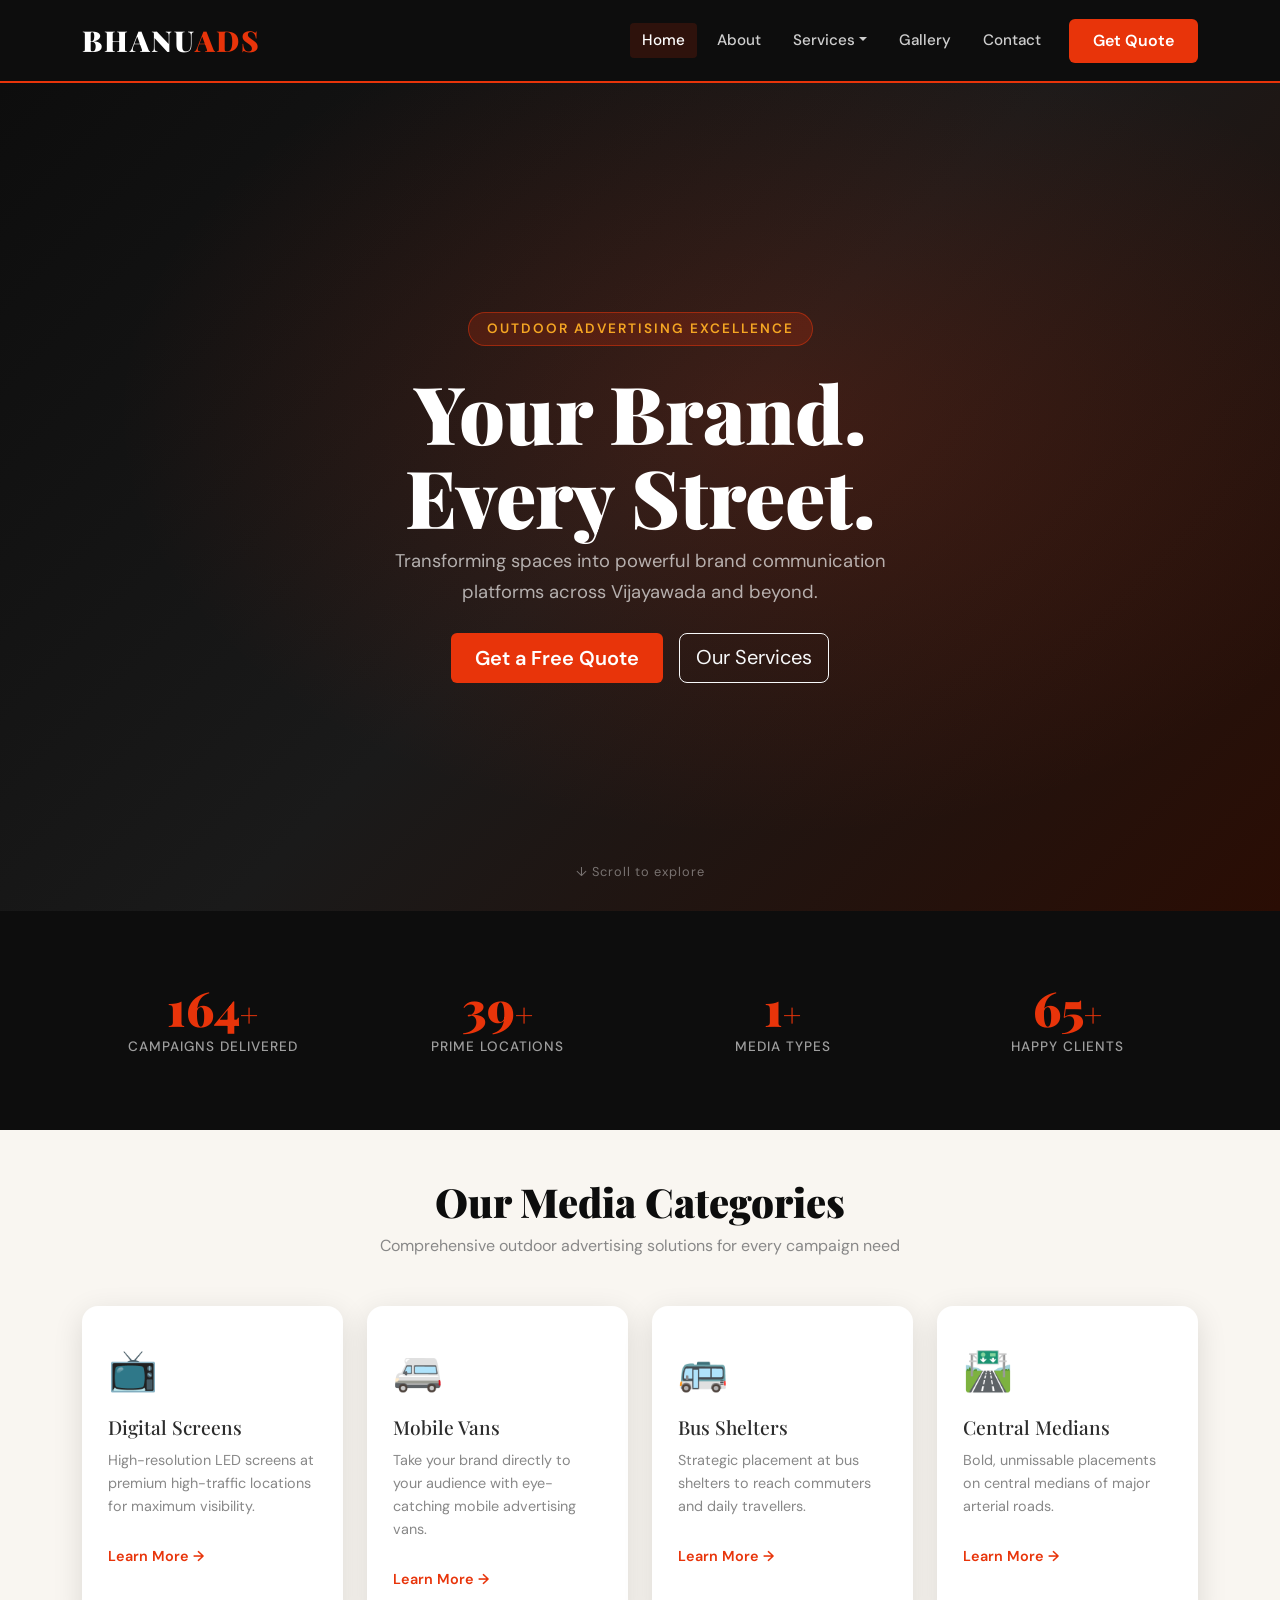
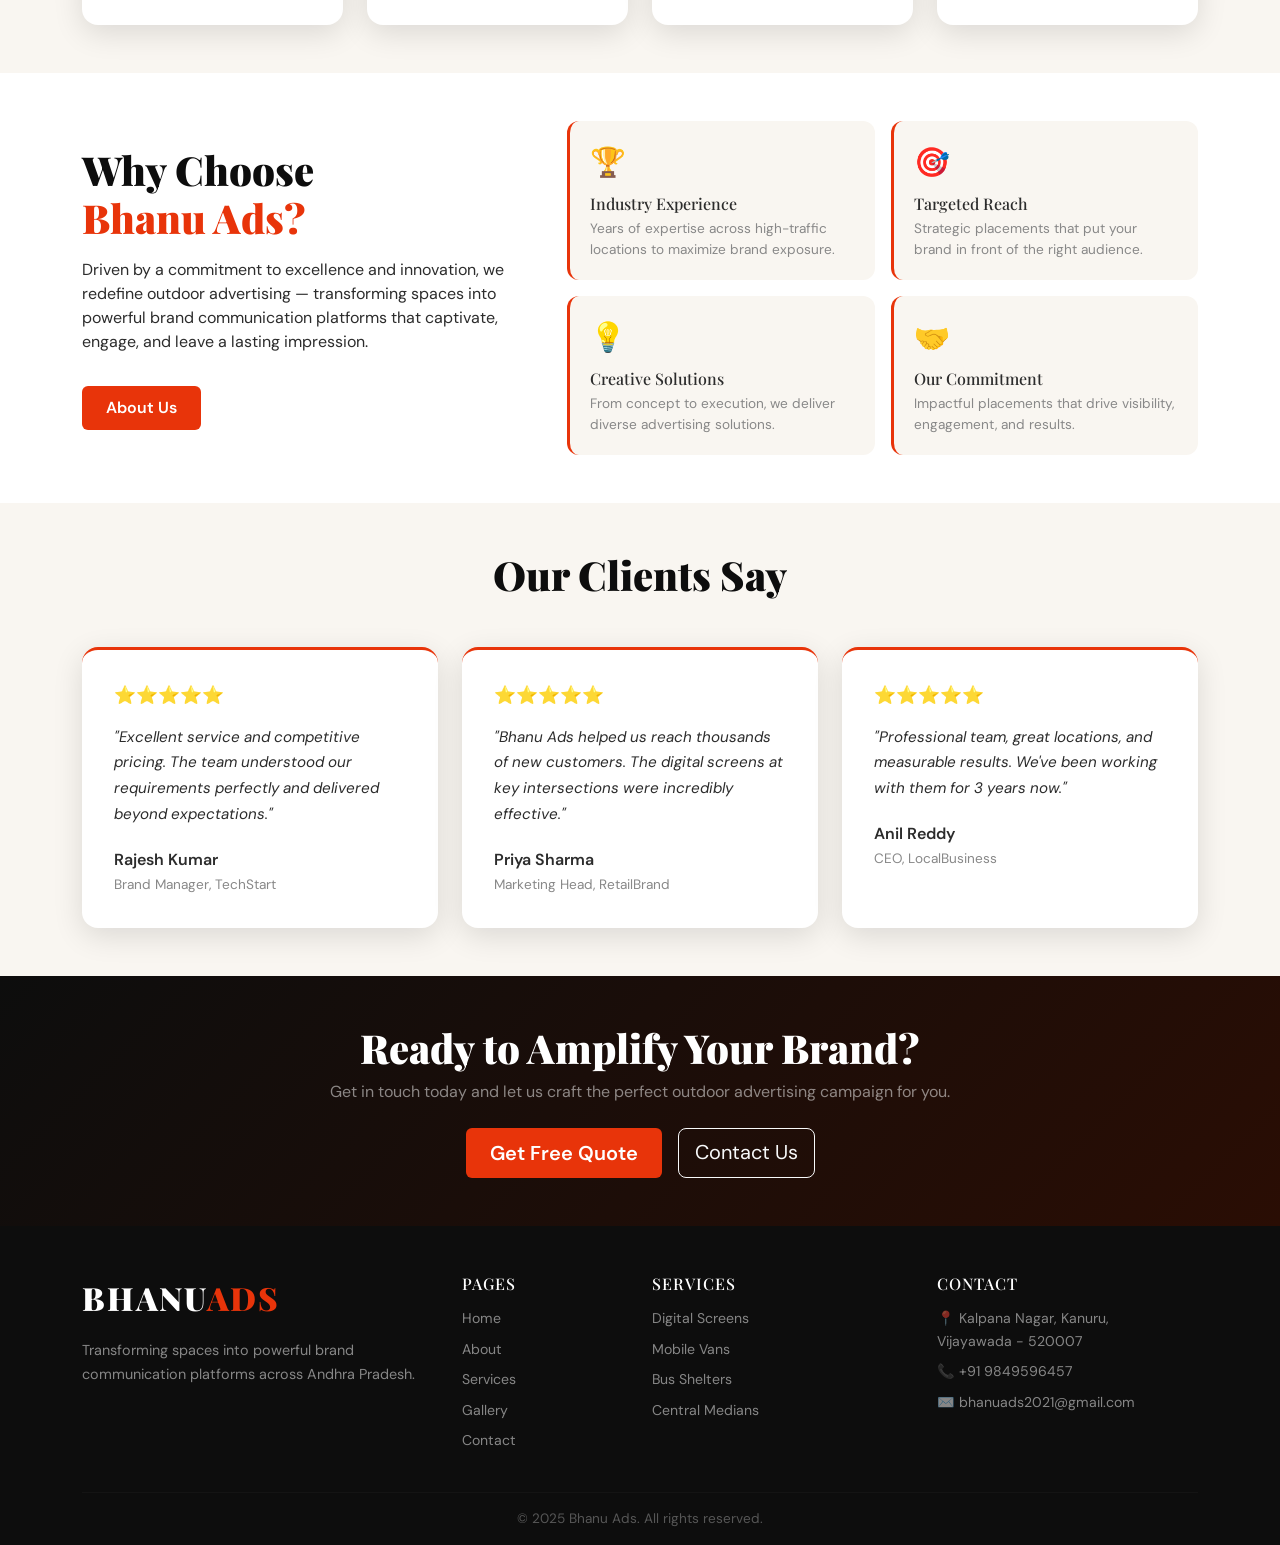
<file: index.html>
<!DOCTYPE html>
<html lang="en">
<head>
    <meta charset="UTF-8">
    <meta name="viewport" content="width=device-width, initial-scale=1.0">
    <title>Bhanu Ads - Outdoor Advertising Solutions</title>
    <link href="https://cdn.jsdelivr.net/npm/bootstrap@5.3.2/dist/css/bootstrap.min.css" rel="stylesheet">
    <link href="https://fonts.googleapis.com/css2?family=Playfair+Display:wght@700;900&family=DM+Sans:wght@400;500;600&display=swap" rel="stylesheet">
    <link rel="stylesheet" href="style.css">
</head>
<body>

<!-- NAVBAR -->
<nav class="navbar navbar-expand-lg sticky-top" id="mainNav">
    <div class="container">
        <a class="navbar-brand" href="index.html">
            <span class="brand-text">BHANU<span class="brand-accent">ADS</span></span>
        </a>
        <button class="navbar-toggler" type="button" data-bs-toggle="collapse" data-bs-target="#navMenu">
            <span class="navbar-toggler-icon"></span>
        </button>
        <div class="collapse navbar-collapse" id="navMenu">
            <ul class="navbar-nav ms-auto align-items-lg-center gap-lg-2">
                <li class="nav-item"><a class="nav-link active" href="index.html">Home</a></li>
                <li class="nav-item"><a class="nav-link" href="about.html">About</a></li>
                <li class="nav-item dropdown">
                    <a class="nav-link dropdown-toggle" href="#" data-bs-toggle="dropdown">Services</a>
                    <ul class="dropdown-menu">
                        <li><a class="dropdown-item" href="services.html#digital">Digital Screens</a></li>
                        <li><a class="dropdown-item" href="services.html#mobile">Mobile Vans</a></li>
                        <li><a class="dropdown-item" href="services.html#bus">Bus Shelters</a></li>
                        <li><a class="dropdown-item" href="services.html#median">Central Medians</a></li>
                    </ul>
                </li>
                <li class="nav-item"><a class="nav-link" href="gallery.html">Gallery</a></li>
                <li class="nav-item"><a class="nav-link" href="contact.html">Contact</a></li>
                <li class="nav-item">
                    <button class="btn btn-quote ms-lg-2" data-bs-toggle="modal" data-bs-target="#quoteModal">Get Quote</button>
                </li>
            </ul>
        </div>
    </div>
</nav>

<!-- HERO SECTION -->
<section class="hero-section">
    <div class="hero-overlay"></div>
    <div class="container hero-content text-center text-white">
        <p class="hero-tag">Outdoor Advertising Excellence</p>
        <h1 class="hero-title">Your Brand.<br>Every Street.</h1>
        <p class="hero-sub">Transforming spaces into powerful brand communication platforms across Vijayawada and beyond.</p>
        <div class="d-flex gap-3 justify-content-center flex-wrap mt-4">
            <button class="btn btn-quote btn-lg" data-bs-toggle="modal" data-bs-target="#quoteModal">Get a Free Quote</button>
            <a href="services.html" class="btn btn-outline-light btn-lg">Our Services</a>
        </div>
    </div>
    <div class="hero-scroll-hint">↓ Scroll to explore</div>
</section>

<!-- STATS SECTION -->
<section class="stats-section py-5">
    <div class="container">
        <div class="row text-center g-4">
            <div class="col-6 col-md-3">
                <div class="stat-card">
                    <div class="stat-num" data-target="500">0</div>
                    <div class="stat-label">Campaigns Delivered</div>
                </div>
            </div>
            <div class="col-6 col-md-3">
                <div class="stat-card">
                    <div class="stat-num" data-target="120">0</div>
                    <div class="stat-label">Prime Locations</div>
                </div>
            </div>
            <div class="col-6 col-md-3">
                <div class="stat-card">
                    <div class="stat-num" data-target="4">0</div>
                    <div class="stat-label">Media Types</div>
                </div>
            </div>
            <div class="col-6 col-md-3">
                <div class="stat-card">
                    <div class="stat-num" data-target="200">0</div>
                    <div class="stat-label">Happy Clients</div>
                </div>
            </div>
        </div>
    </div>
</section>

<!-- SERVICES SECTION -->
<section class="py-5" style="background:#f9f6f1;">
    <div class="container">
        <div class="text-center mb-5">
            <h2 class="section-title">Our Media Categories</h2>
            <p style="color:#888;">Comprehensive outdoor advertising solutions for every campaign need</p>
        </div>
        <div class="row g-4">
            <div class="col-sm-6 col-lg-3">
                <div class="service-card">
                    <div class="service-icon">📺</div>
                    <h5>Digital Screens</h5>
                    <p>High-resolution LED screens at premium high-traffic locations for maximum visibility.</p>
                    <a href="services.html#digital" class="service-link">Learn More →</a>
                </div>
            </div>
            <div class="col-sm-6 col-lg-3">
                <div class="service-card">
                    <div class="service-icon">🚐</div>
                    <h5>Mobile Vans</h5>
                    <p>Take your brand directly to your audience with eye-catching mobile advertising vans.</p>
                    <a href="services.html#mobile" class="service-link">Learn More →</a>
                </div>
            </div>
            <div class="col-sm-6 col-lg-3">
                <div class="service-card">
                    <div class="service-icon">🚌</div>
                    <h5>Bus Shelters</h5>
                    <p>Strategic placement at bus shelters to reach commuters and daily travellers.</p>
                    <a href="services.html#bus" class="service-link">Learn More →</a>
                </div>
            </div>
            <div class="col-sm-6 col-lg-3">
                <div class="service-card">
                    <div class="service-icon">🛣️</div>
                    <h5>Central Medians</h5>
                    <p>Bold, unmissable placements on central medians of major arterial roads.</p>
                    <a href="services.html#median" class="service-link">Learn More →</a>
                </div>
            </div>
        </div>
    </div>
</section>

<!-- WHY CHOOSE US -->
<section class="py-5" style="background:white;">
    <div class="container">
        <div class="row align-items-center g-5">
            <div class="col-lg-5">
                <h2 class="section-title">Why Choose<br><span style="color:#E8340A;">Bhanu Ads?</span></h2>
                <p class="mt-3">Driven by a commitment to excellence and innovation, we redefine outdoor advertising — transforming spaces into powerful brand communication platforms that captivate, engage, and leave a lasting impression.</p>
                <a href="about.html" class="btn btn-quote mt-3">About Us</a>
            </div>
            <div class="col-lg-7">
                <div class="row g-3">
                    <div class="col-6">
                        <div class="why-card">
                            <span class="why-icon">🏆</span>
                            <h6>Industry Experience</h6>
                            <p>Years of expertise across high-traffic locations to maximize brand exposure.</p>
                        </div>
                    </div>
                    <div class="col-6">
                        <div class="why-card">
                            <span class="why-icon">🎯</span>
                            <h6>Targeted Reach</h6>
                            <p>Strategic placements that put your brand in front of the right audience.</p>
                        </div>
                    </div>
                    <div class="col-6">
                        <div class="why-card">
                            <span class="why-icon">💡</span>
                            <h6>Creative Solutions</h6>
                            <p>From concept to execution, we deliver diverse advertising solutions.</p>
                        </div>
                    </div>
                    <div class="col-6">
                        <div class="why-card">
                            <span class="why-icon">🤝</span>
                            <h6>Our Commitment</h6>
                            <p>Impactful placements that drive visibility, engagement, and results.</p>
                        </div>
                    </div>
                </div>
            </div>
        </div>
    </div>
</section>

<!-- TESTIMONIALS -->
<section class="py-5" style="background:#f9f6f1;">
    <div class="container">
        <div class="text-center mb-5">
            <h2 class="section-title">Our Clients Say</h2>
        </div>
        <div class="row g-4 justify-content-center">
            <div class="col-md-4">
                <div class="testimonial-card">
                    <div class="stars">⭐⭐⭐⭐⭐</div>
                    <p>"Excellent service and competitive pricing. The team understood our requirements perfectly and delivered beyond expectations."</p>
                    <div class="testimonial-author">
                        <strong>Rajesh Kumar</strong>
                        <span>Brand Manager, TechStart</span>
                    </div>
                </div>
            </div>
            <div class="col-md-4">
                <div class="testimonial-card">
                    <div class="stars">⭐⭐⭐⭐⭐</div>
                    <p>"Bhanu Ads helped us reach thousands of new customers. The digital screens at key intersections were incredibly effective."</p>
                    <div class="testimonial-author">
                        <strong>Priya Sharma</strong>
                        <span>Marketing Head, RetailBrand</span>
                    </div>
                </div>
            </div>
            <div class="col-md-4">
                <div class="testimonial-card">
                    <div class="stars">⭐⭐⭐⭐⭐</div>
                    <p>"Professional team, great locations, and measurable results. We've been working with them for 3 years now."</p>
                    <div class="testimonial-author">
                        <strong>Anil Reddy</strong>
                        <span>CEO, LocalBusiness</span>
                    </div>
                </div>
            </div>
        </div>
    </div>
</section>

<!-- CTA SECTION -->
<section class="cta-section text-center py-5">
    <div class="container">
        <h2 class="section-title text-white">Ready to Amplify Your Brand?</h2>
        <p style="color:rgba(255,255,255,0.5);margin-top:8px;">Get in touch today and let us craft the perfect outdoor advertising campaign for you.</p>
        <div class="d-flex gap-3 justify-content-center flex-wrap mt-4">
            <button class="btn btn-quote btn-lg" data-bs-toggle="modal" data-bs-target="#quoteModal">Get Free Quote</button>
            <a href="contact.html" class="btn btn-outline-light btn-lg">Contact Us</a>
        </div>
    </div>
</section>

<!-- FOOTER -->
<footer class="site-footer pt-5 pb-3">
    <div class="container">
        <div class="row g-4">
            <div class="col-md-4">
                <div class="footer-brand">BHANU<span class="brand-accent">ADS</span></div>
                <p class="mt-3 footer-desc">Transforming spaces into powerful brand communication platforms across Andhra Pradesh.</p>
            </div>
            <div class="col-md-2">
                <h6 class="footer-heading">Pages</h6>
                <ul class="footer-links">
                    <li><a href="index.html">Home</a></li>
                    <li><a href="about.html">About</a></li>
                    <li><a href="services.html">Services</a></li>
                    <li><a href="gallery.html">Gallery</a></li>
                    <li><a href="contact.html">Contact</a></li>
                </ul>
            </div>
            <div class="col-md-3">
                <h6 class="footer-heading">Services</h6>
                <ul class="footer-links">
                    <li><a href="services.html#digital">Digital Screens</a></li>
                    <li><a href="services.html#mobile">Mobile Vans</a></li>
                    <li><a href="services.html#bus">Bus Shelters</a></li>
                    <li><a href="services.html#median">Central Medians</a></li>
                </ul>
            </div>
            <div class="col-md-3">
                <h6 class="footer-heading">Contact</h6>
                <ul class="footer-links">
                    <li>📍 Kalpana Nagar, Kanuru,<br>Vijayawada - 520007</li>
                    <li>📞 <a href="tel:+919849596457">+91 9849596457</a></li>
                    <li>✉️ <a href="mailto:bhanuads2021@gmail.com">bhanuads2021@gmail.com</a></li>
                </ul>
            </div>
        </div>
        <hr class="footer-hr mt-4">
        <p class="text-center footer-copy mb-0">© 2025 Bhanu Ads. All rights reserved.</p>
    </div>
</footer>

<!-- GET QUOTE MODAL -->
<div class="modal fade" id="quoteModal" tabindex="-1">
    <div class="modal-dialog modal-lg modal-dialog-centered">
        <div class="modal-content quote-modal">
            <div class="modal-header border-0">
                <h5 class="modal-title">Get a Free Quote</h5>
                <button type="button" class="btn-close btn-close-white" data-bs-dismiss="modal"></button>
            </div>
            <div class="modal-body">
                <div class="row g-3">
                    <div class="col-md-6">
                        <label class="form-label">Full Name *</label>
                        <input type="text" class="form-control custom-input" id="quoteName" placeholder="Your full name">
                        <div class="invalid-feedback">Please enter your name.</div>
                    </div>
                    <div class="col-md-6">
                        <label class="form-label">Phone Number *</label>
                        <input type="tel" class="form-control custom-input" id="quotePhone" placeholder="+91 XXXXX XXXXX">
                        <div class="invalid-feedback">Please enter a valid phone number.</div>
                    </div>
                    <div class="col-md-6">
                        <label class="form-label">Email Address *</label>
                        <input type="email" class="form-control custom-input" id="quoteEmail" placeholder="you@example.com">
                        <div class="invalid-feedback">Please enter a valid email.</div>
                    </div>
                    <div class="col-md-6">
                        <label class="form-label">Media Type</label>
                        <select class="form-select custom-input" id="quoteMedia">
                            <option value="">Select a media type</option>
                            <option>Digital Screens</option>
                            <option>Mobile Vans</option>
                            <option>Bus Shelters</option>
                            <option>Central Medians</option>
                        </select>
                    </div>
                    <div class="col-12">
                        <label class="form-label">Campaign Details</label>
                        <textarea class="form-control custom-input" id="quoteDetails" rows="3" placeholder="Tell us about your campaign requirements..."></textarea>
                    </div>
                </div>
            </div>
            <div class="modal-footer border-0">
                <button type="button" class="btn btn-secondary" data-bs-dismiss="modal">Cancel</button>
                <button type="button" class="btn btn-quote" id="submitQuote">Submit Request</button>
            </div>
        </div>
    </div>
</div>

<!-- SUCCESS TOAST -->
<div class="position-fixed bottom-0 end-0 p-3" style="z-index:9999;">
    <div id="successToast" class="toast align-items-center text-white bg-success border-0" role="alert">
        <div class="d-flex">
            <div class="toast-body">✅ Quote request submitted! We'll contact you soon.</div>
            <button type="button" class="btn-close btn-close-white me-2 m-auto" data-bs-dismiss="toast"></button>
        </div>
    </div>
</div>

<script src="https://cdn.jsdelivr.net/npm/bootstrap@5.3.2/dist/js/bootstrap.bundle.min.js"></script>
<script src="main.js"></script>
</body>
</html>
</file>
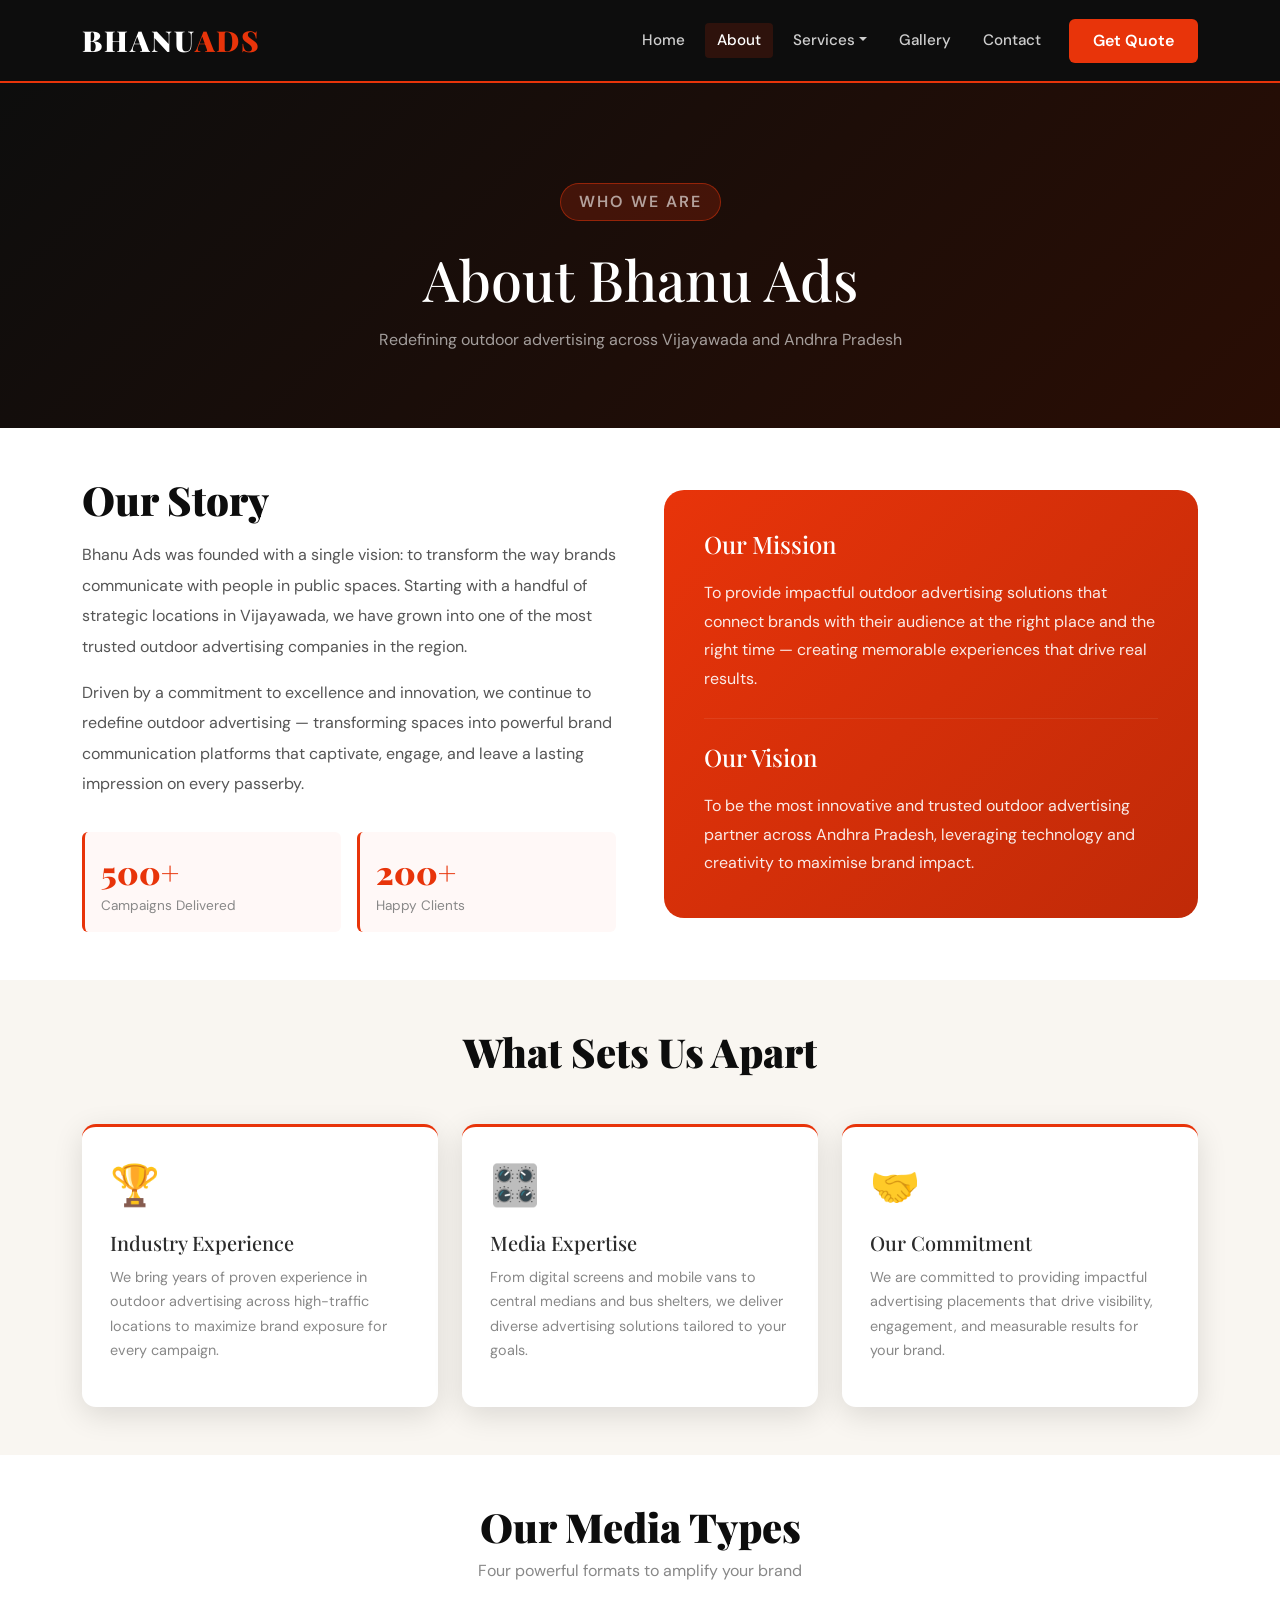
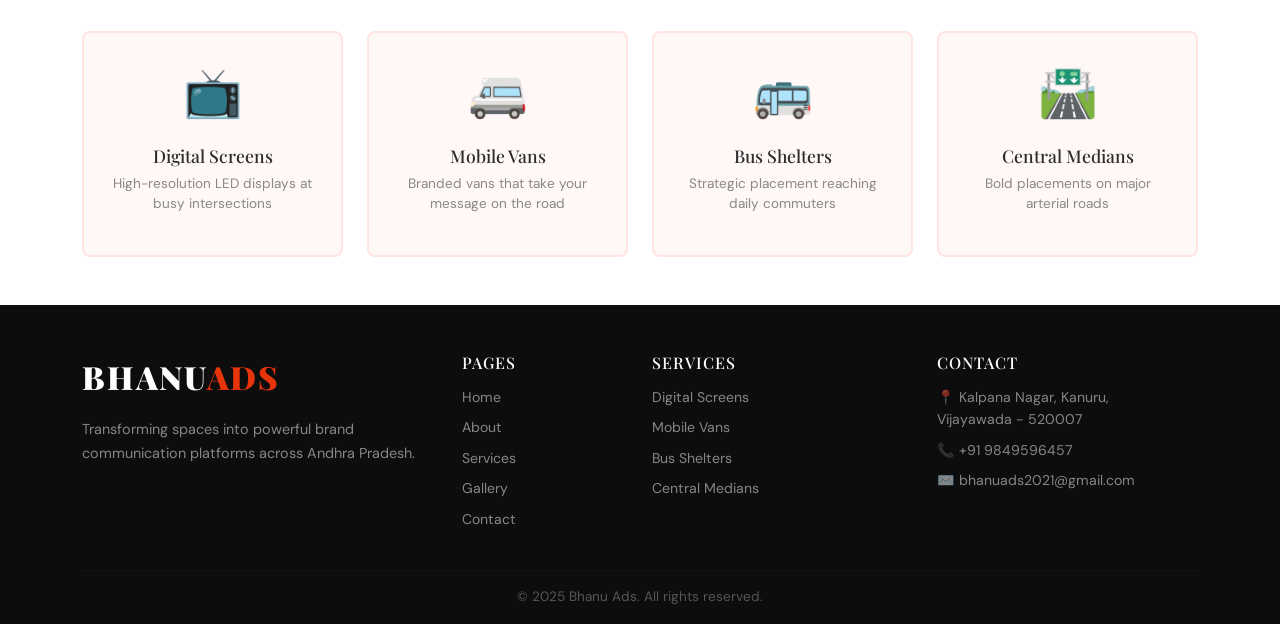
<file: about.html>
<!DOCTYPE html>
<html lang="en">
<head>
    <meta charset="UTF-8">
    <meta name="viewport" content="width=device-width, initial-scale=1.0">
    <title>About - Bhanu Ads</title>
    <link href="https://cdn.jsdelivr.net/npm/bootstrap@5.3.2/dist/css/bootstrap.min.css" rel="stylesheet">
    <link href="https://fonts.googleapis.com/css2?family=Playfair+Display:wght@700;900&family=DM+Sans:wght@400;500;600&display=swap" rel="stylesheet">
    <link rel="stylesheet" href="style.css">
</head>
<body>

<!-- NAVBAR -->
<nav class="navbar navbar-expand-lg sticky-top" id="mainNav">
    <div class="container">
        <a class="navbar-brand" href="index.html">
            <span class="brand-text">BHANU<span class="brand-accent">ADS</span></span>
        </a>
        <button class="navbar-toggler" type="button" data-bs-toggle="collapse" data-bs-target="#navMenu">
            <span class="navbar-toggler-icon"></span>
        </button>
        <div class="collapse navbar-collapse" id="navMenu">
            <ul class="navbar-nav ms-auto align-items-lg-center gap-lg-2">
                <li class="nav-item"><a class="nav-link" href="index.html">Home</a></li>
                <li class="nav-item"><a class="nav-link active" href="about.html">About</a></li>
                <li class="nav-item dropdown">
                    <a class="nav-link dropdown-toggle" href="#" data-bs-toggle="dropdown">Services</a>
                    <ul class="dropdown-menu">
                        <li><a class="dropdown-item" href="services.html#digital">Digital Screens</a></li>
                        <li><a class="dropdown-item" href="services.html#mobile">Mobile Vans</a></li>
                        <li><a class="dropdown-item" href="services.html#bus">Bus Shelters</a></li>
                        <li><a class="dropdown-item" href="services.html#median">Central Medians</a></li>
                    </ul>
                </li>
                <li class="nav-item"><a class="nav-link" href="gallery.html">Gallery</a></li>
                <li class="nav-item"><a class="nav-link" href="contact.html">Contact</a></li>
                <li class="nav-item">
                    <button class="btn btn-quote ms-lg-2" data-bs-toggle="modal" data-bs-target="#quoteModal">Get Quote</button>
                </li>
            </ul>
        </div>
    </div>
</nav>

<!-- PAGE HERO -->
<section class="page-hero">
    <div class="container">
        <p class="hero-tag">Who We Are</p>
        <h1>About Bhanu Ads</h1>
        <p class="mt-3">Redefining outdoor advertising across Vijayawada and Andhra Pradesh</p>
    </div>
</section>

<!-- OUR STORY -->
<section class="py-5" style="background:white;">
    <div class="container">
        <div class="row align-items-center g-5">
            <div class="col-lg-6">
                <h2 class="section-title">Our Story</h2>
                <p class="mt-3" style="line-height:1.9;color:#555;">
                    Bhanu Ads was founded with a single vision: to transform the way brands communicate with people in public spaces. Starting with a handful of strategic locations in Vijayawada, we have grown into one of the most trusted outdoor advertising companies in the region.
                </p>
                <p class="mt-3" style="line-height:1.9;color:#555;">
                    Driven by a commitment to excellence and innovation, we continue to redefine outdoor advertising — transforming spaces into powerful brand communication platforms that captivate, engage, and leave a lasting impression on every passerby.
                </p>
                <div class="row g-3 mt-2">
                    <div class="col-6">
                        <div class="p-3 rounded" style="background:#fff8f7;border-left:3px solid #E8340A;">
                            <div style="font-family:'Playfair Display',serif;font-size:2rem;font-weight:900;color:#E8340A;">500+</div>
                            <div style="font-size:0.85rem;color:#888;">Campaigns Delivered</div>
                        </div>
                    </div>
                    <div class="col-6">
                        <div class="p-3 rounded" style="background:#fff8f7;border-left:3px solid #E8340A;">
                            <div style="font-family:'Playfair Display',serif;font-size:2rem;font-weight:900;color:#E8340A;">200+</div>
                            <div style="font-size:0.85rem;color:#888;">Happy Clients</div>
                        </div>
                    </div>
                </div>
            </div>
            <div class="col-lg-6">
                <div style="background:linear-gradient(135deg,#E8340A,#c02a08);border-radius:20px;padding:40px;color:white;">
                    <h4 style="font-family:'Playfair Display',serif;margin-bottom:20px;">Our Mission</h4>
                    <p style="opacity:0.9;line-height:1.8;">To provide impactful outdoor advertising solutions that connect brands with their audience at the right place and the right time — creating memorable experiences that drive real results.</p>
                    <hr style="border-color:rgba(255,255,255,0.3);margin:24px 0;">
                    <h4 style="font-family:'Playfair Display',serif;margin-bottom:20px;">Our Vision</h4>
                    <p style="opacity:0.9;line-height:1.8;margin:0;">To be the most innovative and trusted outdoor advertising partner across Andhra Pradesh, leveraging technology and creativity to maximise brand impact.</p>
                </div>
            </div>
        </div>
    </div>
</section>

<!-- WHAT SETS US APART -->
<section class="py-5" style="background:#f9f6f1;">
    <div class="container">
        <div class="text-center mb-5">
            <h2 class="section-title">What Sets Us Apart</h2>
        </div>
        <div class="row g-4">
            <div class="col-md-4">
                <div class="about-feature">
                    <div style="font-size:2.5rem;margin-bottom:16px;">🏆</div>
                    <h5>Industry Experience</h5>
                    <p style="color:#888;font-size:0.9rem;margin-top:10px;line-height:1.7;">We bring years of proven experience in outdoor advertising across high-traffic locations to maximize brand exposure for every campaign.</p>
                </div>
            </div>
            <div class="col-md-4">
                <div class="about-feature">
                    <div style="font-size:2.5rem;margin-bottom:16px;">🎛️</div>
                    <h5>Media Expertise</h5>
                    <p style="color:#888;font-size:0.9rem;margin-top:10px;line-height:1.7;">From digital screens and mobile vans to central medians and bus shelters, we deliver diverse advertising solutions tailored to your goals.</p>
                </div>
            </div>
            <div class="col-md-4">
                <div class="about-feature">
                    <div style="font-size:2.5rem;margin-bottom:16px;">🤝</div>
                    <h5>Our Commitment</h5>
                    <p style="color:#888;font-size:0.9rem;margin-top:10px;line-height:1.7;">We are committed to providing impactful advertising placements that drive visibility, engagement, and measurable results for your brand.</p>
                </div>
            </div>
        </div>
    </div>
</section>

<!-- OUR MEDIA TYPES -->
<section class="py-5" style="background:white;">
    <div class="container">
        <div class="text-center mb-5">
            <h2 class="section-title">Our Media Types</h2>
            <p style="color:#888;">Four powerful formats to amplify your brand</p>
        </div>
        <div class="row g-4">
            <div class="col-sm-6 col-lg-3">
                <div class="text-center p-4 rounded-3 h-100" style="background:#fff8f7;border:2px solid #ffe5e0;">
                    <div style="font-size:3rem;margin-bottom:16px;">📺</div>
                    <h6 style="font-family:'Playfair Display',serif;font-size:1.1rem;">Digital Screens</h6>
                    <p style="font-size:0.85rem;color:#888;margin-top:8px;">High-resolution LED displays at busy intersections</p>
                </div>
            </div>
            <div class="col-sm-6 col-lg-3">
                <div class="text-center p-4 rounded-3 h-100" style="background:#fff8f7;border:2px solid #ffe5e0;">
                    <div style="font-size:3rem;margin-bottom:16px;">🚐</div>
                    <h6 style="font-family:'Playfair Display',serif;font-size:1.1rem;">Mobile Vans</h6>
                    <p style="font-size:0.85rem;color:#888;margin-top:8px;">Branded vans that take your message on the road</p>
                </div>
            </div>
            <div class="col-sm-6 col-lg-3">
                <div class="text-center p-4 rounded-3 h-100" style="background:#fff8f7;border:2px solid #ffe5e0;">
                    <div style="font-size:3rem;margin-bottom:16px;">🚌</div>
                    <h6 style="font-family:'Playfair Display',serif;font-size:1.1rem;">Bus Shelters</h6>
                    <p style="font-size:0.85rem;color:#888;margin-top:8px;">Strategic placement reaching daily commuters</p>
                </div>
            </div>
            <div class="col-sm-6 col-lg-3">
                <div class="text-center p-4 rounded-3 h-100" style="background:#fff8f7;border:2px solid #ffe5e0;">
                    <div style="font-size:3rem;margin-bottom:16px;">🛣️</div>
                    <h6 style="font-family:'Playfair Display',serif;font-size:1.1rem;">Central Medians</h6>
                    <p style="font-size:0.85rem;color:#888;margin-top:8px;">Bold placements on major arterial roads</p>
                </div>
            </div>
        </div>
    </div>
</section>

<!-- FOOTER -->
<footer class="site-footer pt-5 pb-3">
    <div class="container">
        <div class="row g-4">
            <div class="col-md-4">
                <div class="footer-brand">BHANU<span class="brand-accent">ADS</span></div>
                <p class="mt-3 footer-desc">Transforming spaces into powerful brand communication platforms across Andhra Pradesh.</p>
            </div>
            <div class="col-md-2">
                <h6 class="footer-heading">Pages</h6>
                <ul class="footer-links">
                    <li><a href="index.html">Home</a></li>
                    <li><a href="about.html">About</a></li>
                    <li><a href="services.html">Services</a></li>
                    <li><a href="gallery.html">Gallery</a></li>
                    <li><a href="contact.html">Contact</a></li>
                </ul>
            </div>
            <div class="col-md-3">
                <h6 class="footer-heading">Services</h6>
                <ul class="footer-links">
                    <li><a href="services.html#digital">Digital Screens</a></li>
                    <li><a href="services.html#mobile">Mobile Vans</a></li>
                    <li><a href="services.html#bus">Bus Shelters</a></li>
                    <li><a href="services.html#median">Central Medians</a></li>
                </ul>
            </div>
            <div class="col-md-3">
                <h6 class="footer-heading">Contact</h6>
                <ul class="footer-links">
                    <li>📍 Kalpana Nagar, Kanuru,<br>Vijayawada - 520007</li>
                    <li>📞 <a href="tel:+919849596457">+91 9849596457</a></li>
                    <li>✉️ <a href="mailto:bhanuads2021@gmail.com">bhanuads2021@gmail.com</a></li>
                </ul>
            </div>
        </div>
        <hr class="footer-hr mt-4">
        <p class="text-center footer-copy mb-0">© 2025 Bhanu Ads. All rights reserved.</p>
    </div>
</footer>

<!-- QUOTE MODAL -->
<div class="modal fade" id="quoteModal" tabindex="-1">
    <div class="modal-dialog modal-lg modal-dialog-centered">
        <div class="modal-content quote-modal">
            <div class="modal-header border-0">
                <h5 class="modal-title">Get a Free Quote</h5>
                <button type="button" class="btn-close btn-close-white" data-bs-dismiss="modal"></button>
            </div>
            <div class="modal-body">
                <div class="row g-3">
                    <div class="col-md-6">
                        <label class="form-label">Full Name *</label>
                        <input type="text" class="form-control custom-input" id="quoteName" placeholder="Your full name">
                        <div class="invalid-feedback">Please enter your name.</div>
                    </div>
                    <div class="col-md-6">
                        <label class="form-label">Phone Number *</label>
                        <input type="tel" class="form-control custom-input" id="quotePhone" placeholder="+91 XXXXX XXXXX">
                        <div class="invalid-feedback">Please enter a valid phone number.</div>
                    </div>
                    <div class="col-md-6">
                        <label class="form-label">Email Address *</label>
                        <input type="email" class="form-control custom-input" id="quoteEmail" placeholder="you@example.com">
                        <div class="invalid-feedback">Please enter a valid email.</div>
                    </div>
                    <div class="col-md-6">
                        <label class="form-label">Media Type</label>
                        <select class="form-select custom-input" id="quoteMedia">
                            <option value="">Select a media type</option>
                            <option>Digital Screens</option>
                            <option>Mobile Vans</option>
                            <option>Bus Shelters</option>
                            <option>Central Medians</option>
                        </select>
                    </div>
                    <div class="col-12">
                        <label class="form-label">Campaign Details</label>
                        <textarea class="form-control custom-input" id="quoteDetails" rows="3" placeholder="Tell us about your campaign..."></textarea>
                    </div>
                </div>
            </div>
            <div class="modal-footer border-0">
                <button type="button" class="btn btn-secondary" data-bs-dismiss="modal">Cancel</button>
                <button type="button" class="btn btn-quote" id="submitQuote">Submit Request</button>
            </div>
        </div>
    </div>
</div>

<!-- SUCCESS TOAST -->
<div class="position-fixed bottom-0 end-0 p-3" style="z-index:9999;">
    <div id="successToast" class="toast align-items-center text-white bg-success border-0" role="alert">
        <div class="d-flex">
            <div class="toast-body">✅ Quote request submitted! We'll contact you soon.</div>
            <button type="button" class="btn-close btn-close-white me-2 m-auto" data-bs-dismiss="toast"></button>
        </div>
    </div>
</div>

<script src="https://cdn.jsdelivr.net/npm/bootstrap@5.3.2/dist/js/bootstrap.bundle.min.js"></script>
<script src="main.js"></script>
</body>
</html>
</file>
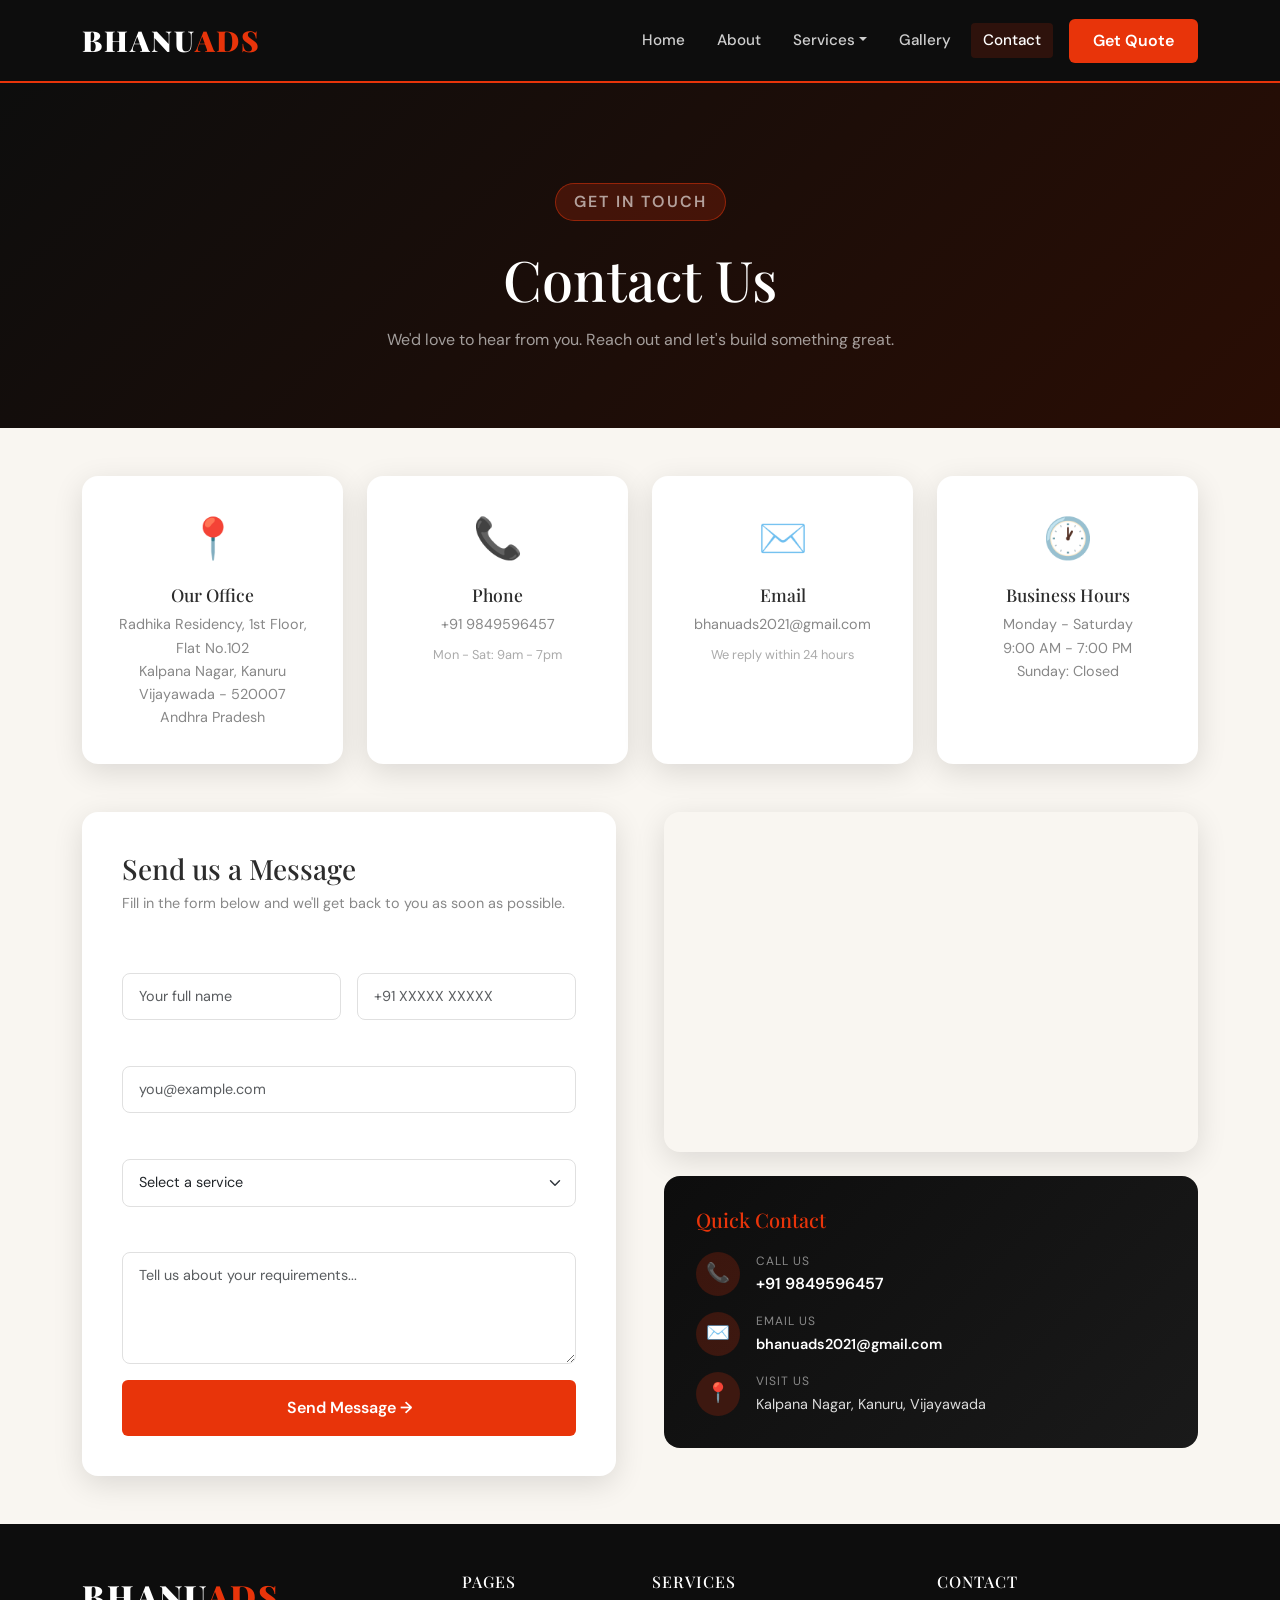
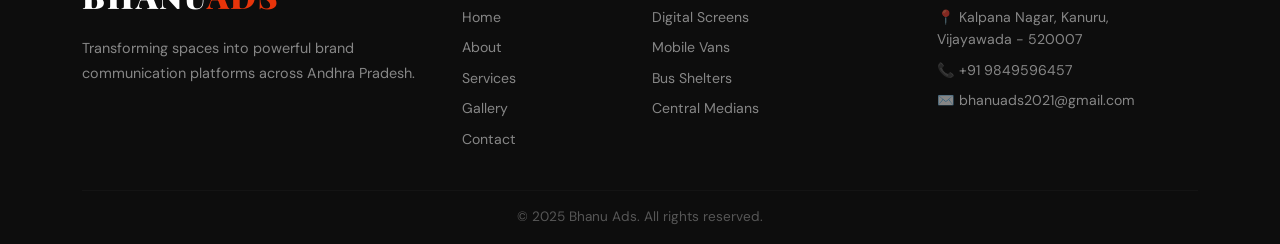
<file: contact.html>
<!DOCTYPE html>
<html lang="en">
<head>
    <meta charset="UTF-8">
    <meta name="viewport" content="width=device-width, initial-scale=1.0">
    <title>Contact - Bhanu Ads</title>
    <link href="https://cdn.jsdelivr.net/npm/bootstrap@5.3.2/dist/css/bootstrap.min.css" rel="stylesheet">
    <link href="https://fonts.googleapis.com/css2?family=Playfair+Display:wght@700;900&family=DM+Sans:wght@400;500;600&display=swap" rel="stylesheet">
    <link rel="stylesheet" href="style.css">
</head>
<body>

<!-- NAVBAR -->
<nav class="navbar navbar-expand-lg sticky-top" id="mainNav">
    <div class="container">
        <a class="navbar-brand" href="index.html">
            <span class="brand-text">BHANU<span class="brand-accent">ADS</span></span>
        </a>
        <button class="navbar-toggler" type="button" data-bs-toggle="collapse" data-bs-target="#navMenu">
            <span class="navbar-toggler-icon"></span>
        </button>
        <div class="collapse navbar-collapse" id="navMenu">
            <ul class="navbar-nav ms-auto align-items-lg-center gap-lg-2">
                <li class="nav-item"><a class="nav-link" href="index.html">Home</a></li>
                <li class="nav-item"><a class="nav-link" href="about.html">About</a></li>
                <li class="nav-item dropdown">
                    <a class="nav-link dropdown-toggle" href="#" data-bs-toggle="dropdown">Services</a>
                    <ul class="dropdown-menu">
                        <li><a class="dropdown-item" href="services.html#digital">Digital Screens</a></li>
                        <li><a class="dropdown-item" href="services.html#mobile">Mobile Vans</a></li>
                        <li><a class="dropdown-item" href="services.html#bus">Bus Shelters</a></li>
                        <li><a class="dropdown-item" href="services.html#median">Central Medians</a></li>
                    </ul>
                </li>
                <li class="nav-item"><a class="nav-link" href="gallery.html">Gallery</a></li>
                <li class="nav-item"><a class="nav-link active" href="contact.html">Contact</a></li>
                <li class="nav-item">
                    <button class="btn btn-quote ms-lg-2" data-bs-toggle="modal" data-bs-target="#quoteModal">Get Quote</button>
                </li>
            </ul>
        </div>
    </div>
</nav>

<!-- PAGE HERO -->
<section class="page-hero">
    <div class="container">
        <p class="hero-tag">Get In Touch</p>
        <h1>Contact Us</h1>
        <p class="mt-3">We'd love to hear from you. Reach out and let's build something great.</p>
    </div>
</section>

<!-- CONTACT INFO CARDS -->
<section class="py-5" style="background:#f9f6f1;">
    <div class="container">
        <div class="row g-4 justify-content-center mb-5">
            <div class="col-sm-6 col-lg-3">
                <div class="contact-card">
                    <span class="contact-icon">📍</span>
                    <h6>Our Office</h6>
                    <p>Radhika Residency, 1st Floor, Flat No.102<br>Kalpana Nagar, Kanuru<br>Vijayawada - 520007<br>Andhra Pradesh</p>
                </div>
            </div>
            <div class="col-sm-6 col-lg-3">
                <div class="contact-card">
                    <span class="contact-icon">📞</span>
                    <h6>Phone</h6>
                    <p><a href="tel:+919849596457">+91 9849596457</a></p>
                    <p style="font-size:0.8rem;color:#aaa;margin-top:8px;">Mon - Sat: 9am - 7pm</p>
                </div>
            </div>
            <div class="col-sm-6 col-lg-3">
                <div class="contact-card">
                    <span class="contact-icon">✉️</span>
                    <h6>Email</h6>
                    <p><a href="mailto:bhanuads2021@gmail.com">bhanuads2021@gmail.com</a></p>
                    <p style="font-size:0.8rem;color:#aaa;margin-top:8px;">We reply within 24 hours</p>
                </div>
            </div>
            <div class="col-sm-6 col-lg-3">
                <div class="contact-card">
                    <span class="contact-icon">🕐</span>
                    <h6>Business Hours</h6>
                    <p>Monday - Saturday<br>9:00 AM - 7:00 PM<br>Sunday: Closed</p>
                </div>
            </div>
        </div>

        <!-- CONTACT FORM AND MAP -->
        <div class="row g-5 align-items-start">
            <div class="col-lg-6">
                <div class="contact-form-card">
                    <h3 style="font-family:'Playfair Display',serif;margin-bottom:8px;">Send us a Message</h3>
                    <p style="color:#888;font-size:0.9rem;margin-bottom:28px;">Fill in the form below and we'll get back to you as soon as possible.</p>

                    <!-- Success message shown after form submit -->
                    <div id="formSuccess" class="alert alert-success" style="display:none;border-radius:10px;">
                        ✅ <strong>Message sent successfully!</strong> We'll contact you within 24 hours.
                    </div>

                    <form id="contactForm" novalidate>
                        <div class="row g-3">
                            <div class="col-md-6">
                                <label class="form-label fw-500">Full Name *</label>
                                <input type="text" name="name" class="form-control" placeholder="Your full name" required>
                                <div class="invalid-feedback">Please enter your name.</div>
                            </div>
                            <div class="col-md-6">
                                <label class="form-label fw-500">Phone Number *</label>
                                <input type="tel" name="phone" class="form-control" placeholder="+91 XXXXX XXXXX" required>
                                <div class="invalid-feedback">Please enter a valid phone number.</div>
                            </div>
                            <div class="col-12">
                                <label class="form-label fw-500">Email Address *</label>
                                <input type="email" name="email" class="form-control" placeholder="you@example.com" required>
                                <div class="invalid-feedback">Please enter a valid email address.</div>
                            </div>
                            <div class="col-12">
                                <label class="form-label fw-500">Service Interested In</label>
                                <select name="service" class="form-select">
                                    <option value="">Select a service</option>
                                    <option>Digital Screens</option>
                                    <option>Mobile Vans</option>
                                    <option>Bus Shelters</option>
                                    <option>Central Medians</option>
                                    <option>General Enquiry</option>
                                </select>
                            </div>
                            <div class="col-12">
                                <label class="form-label fw-500">Message *</label>
                                <textarea name="message" class="form-control" rows="4" placeholder="Tell us about your requirements..." required></textarea>
                                <div class="invalid-feedback">Please enter your message.</div>
                            </div>
                            <div class="col-12">
                                <button type="submit" class="btn btn-quote w-100 py-3" style="font-size:1rem;">
                                    Send Message →
                                </button>
                            </div>
                        </div>
                    </form>
                </div>
            </div>

            <div class="col-lg-6">
                <!-- Map -->
                <div style="border-radius:16px;overflow:hidden;box-shadow:0 8px 30px rgba(0,0,0,0.12);margin-bottom:24px;">
                    <iframe
                        src="https://www.google.com/maps/embed?pb=!1m18!1m12!1m3!1d3826.344!2d80.6480!3d16.5062!2m3!1f0!2f0!3f0!3m2!1i1024!2i768!4f13.1!3m3!1m2!1s0x3a35f0a2de756da9%3A0xce3c9ca6aa62f6d7!2sKanuru%2C%20Vijayawada%2C%20Andhra%20Pradesh!5e0!3m2!1sen!2sin!4v1234567890"
                        width="100%" height="340" style="border:0;display:block;" allowfullscreen="" loading="lazy"
                        title="Bhanu Ads Location">
                    </iframe>
                </div>

                <!-- Quick contact details box -->
                <div style="background:linear-gradient(135deg,#0d0d0d,#1a1a1a);border-radius:16px;padding:32px;color:white;">
                    <h5 style="font-family:'Playfair Display',serif;color:#E8340A;margin-bottom:20px;">Quick Contact</h5>

                    <div class="d-flex align-items-center gap-3 mb-3">
                        <div style="width:44px;height:44px;background:rgba(232,52,10,0.2);border-radius:50%;display:flex;align-items:center;justify-content:center;font-size:1.2rem;flex-shrink:0;">📞</div>
                        <div>
                            <div style="font-size:0.75rem;opacity:0.5;margin-bottom:2px;text-transform:uppercase;letter-spacing:1px;">Call Us</div>
                            <a href="tel:+919849596457" style="color:white;font-weight:600;">+91 9849596457</a>
                        </div>
                    </div>

                    <div class="d-flex align-items-center gap-3 mb-3">
                        <div style="width:44px;height:44px;background:rgba(232,52,10,0.2);border-radius:50%;display:flex;align-items:center;justify-content:center;font-size:1.2rem;flex-shrink:0;">✉️</div>
                        <div>
                            <div style="font-size:0.75rem;opacity:0.5;margin-bottom:2px;text-transform:uppercase;letter-spacing:1px;">Email Us</div>
                            <a href="mailto:bhanuads2021@gmail.com" style="color:white;font-weight:600;font-size:0.9rem;">bhanuads2021@gmail.com</a>
                        </div>
                    </div>

                    <div class="d-flex align-items-center gap-3">
                        <div style="width:44px;height:44px;background:rgba(232,52,10,0.2);border-radius:50%;display:flex;align-items:center;justify-content:center;font-size:1.2rem;flex-shrink:0;">📍</div>
                        <div>
                            <div style="font-size:0.75rem;opacity:0.5;margin-bottom:2px;text-transform:uppercase;letter-spacing:1px;">Visit Us</div>
                            <span style="font-size:0.9rem;opacity:0.85;">Kalpana Nagar, Kanuru, Vijayawada</span>
                        </div>
                    </div>
                </div>
            </div>
        </div>
    </div>
</section>

<!-- FOOTER -->
<footer class="site-footer pt-5 pb-3">
    <div class="container">
        <div class="row g-4">
            <div class="col-md-4">
                <div class="footer-brand">BHANU<span class="brand-accent">ADS</span></div>
                <p class="mt-3 footer-desc">Transforming spaces into powerful brand communication platforms across Andhra Pradesh.</p>
            </div>
            <div class="col-md-2">
                <h6 class="footer-heading">Pages</h6>
                <ul class="footer-links">
                    <li><a href="index.html">Home</a></li>
                    <li><a href="about.html">About</a></li>
                    <li><a href="services.html">Services</a></li>
                    <li><a href="gallery.html">Gallery</a></li>
                    <li><a href="contact.html">Contact</a></li>
                </ul>
            </div>
            <div class="col-md-3">
                <h6 class="footer-heading">Services</h6>
                <ul class="footer-links">
                    <li><a href="services.html#digital">Digital Screens</a></li>
                    <li><a href="services.html#mobile">Mobile Vans</a></li>
                    <li><a href="services.html#bus">Bus Shelters</a></li>
                    <li><a href="services.html#median">Central Medians</a></li>
                </ul>
            </div>
            <div class="col-md-3">
                <h6 class="footer-heading">Contact</h6>
                <ul class="footer-links">
                    <li>📍 Kalpana Nagar, Kanuru,<br>Vijayawada - 520007</li>
                    <li>📞 <a href="tel:+919849596457">+91 9849596457</a></li>
                    <li>✉️ <a href="mailto:bhanuads2021@gmail.com">bhanuads2021@gmail.com</a></li>
                </ul>
            </div>
        </div>
        <hr class="footer-hr mt-4">
        <p class="text-center footer-copy mb-0">© 2025 Bhanu Ads. All rights reserved.</p>
    </div>
</footer>

<!-- QUOTE MODAL -->
<div class="modal fade" id="quoteModal" tabindex="-1">
    <div class="modal-dialog modal-lg modal-dialog-centered">
        <div class="modal-content quote-modal">
            <div class="modal-header border-0">
                <h5 class="modal-title">Get a Free Quote</h5>
                <button type="button" class="btn-close btn-close-white" data-bs-dismiss="modal"></button>
            </div>
            <div class="modal-body">
                <div class="row g-3">
                    <div class="col-md-6">
                        <label class="form-label">Full Name *</label>
                        <input type="text" class="form-control custom-input" id="quoteName" placeholder="Your full name">
                        <div class="invalid-feedback">Please enter your name.</div>
                    </div>
                    <div class="col-md-6">
                        <label class="form-label">Phone Number *</label>
                        <input type="tel" class="form-control custom-input" id="quotePhone" placeholder="+91 XXXXX XXXXX">
                        <div class="invalid-feedback">Please enter a valid phone number.</div>
                    </div>
                    <div class="col-md-6">
                        <label class="form-label">Email Address *</label>
                        <input type="email" class="form-control custom-input" id="quoteEmail" placeholder="you@example.com">
                        <div class="invalid-feedback">Please enter a valid email.</div>
                    </div>
                    <div class="col-md-6">
                        <label class="form-label">Media Type</label>
                        <select class="form-select custom-input" id="quoteMedia">
                            <option value="">Select a media type</option>
                            <option>Digital Screens</option>
                            <option>Mobile Vans</option>
                            <option>Bus Shelters</option>
                            <option>Central Medians</option>
                        </select>
                    </div>
                    <div class="col-12">
                        <label class="form-label">Campaign Details</label>
                        <textarea class="form-control custom-input" id="quoteDetails" rows="3" placeholder="Tell us about your campaign..."></textarea>
                    </div>
                </div>
            </div>
            <div class="modal-footer border-0">
                <button type="button" class="btn btn-secondary" data-bs-dismiss="modal">Cancel</button>
                <button type="button" class="btn btn-quote" id="submitQuote">Submit Request</button>
            </div>
        </div>
    </div>
</div>

<!-- SUCCESS TOAST -->
<div class="position-fixed bottom-0 end-0 p-3" style="z-index:9999;">
    <div id="successToast" class="toast align-items-center text-white bg-success border-0" role="alert">
        <div class="d-flex">
            <div class="toast-body">✅ Quote request submitted! We'll contact you soon.</div>
            <button type="button" class="btn-close btn-close-white me-2 m-auto" data-bs-dismiss="toast"></button>
        </div>
    </div>
</div>

<script src="https://cdn.jsdelivr.net/npm/bootstrap@5.3.2/dist/js/bootstrap.bundle.min.js"></script>
<script src="main.js"></script>
</body>
</html>
</file>
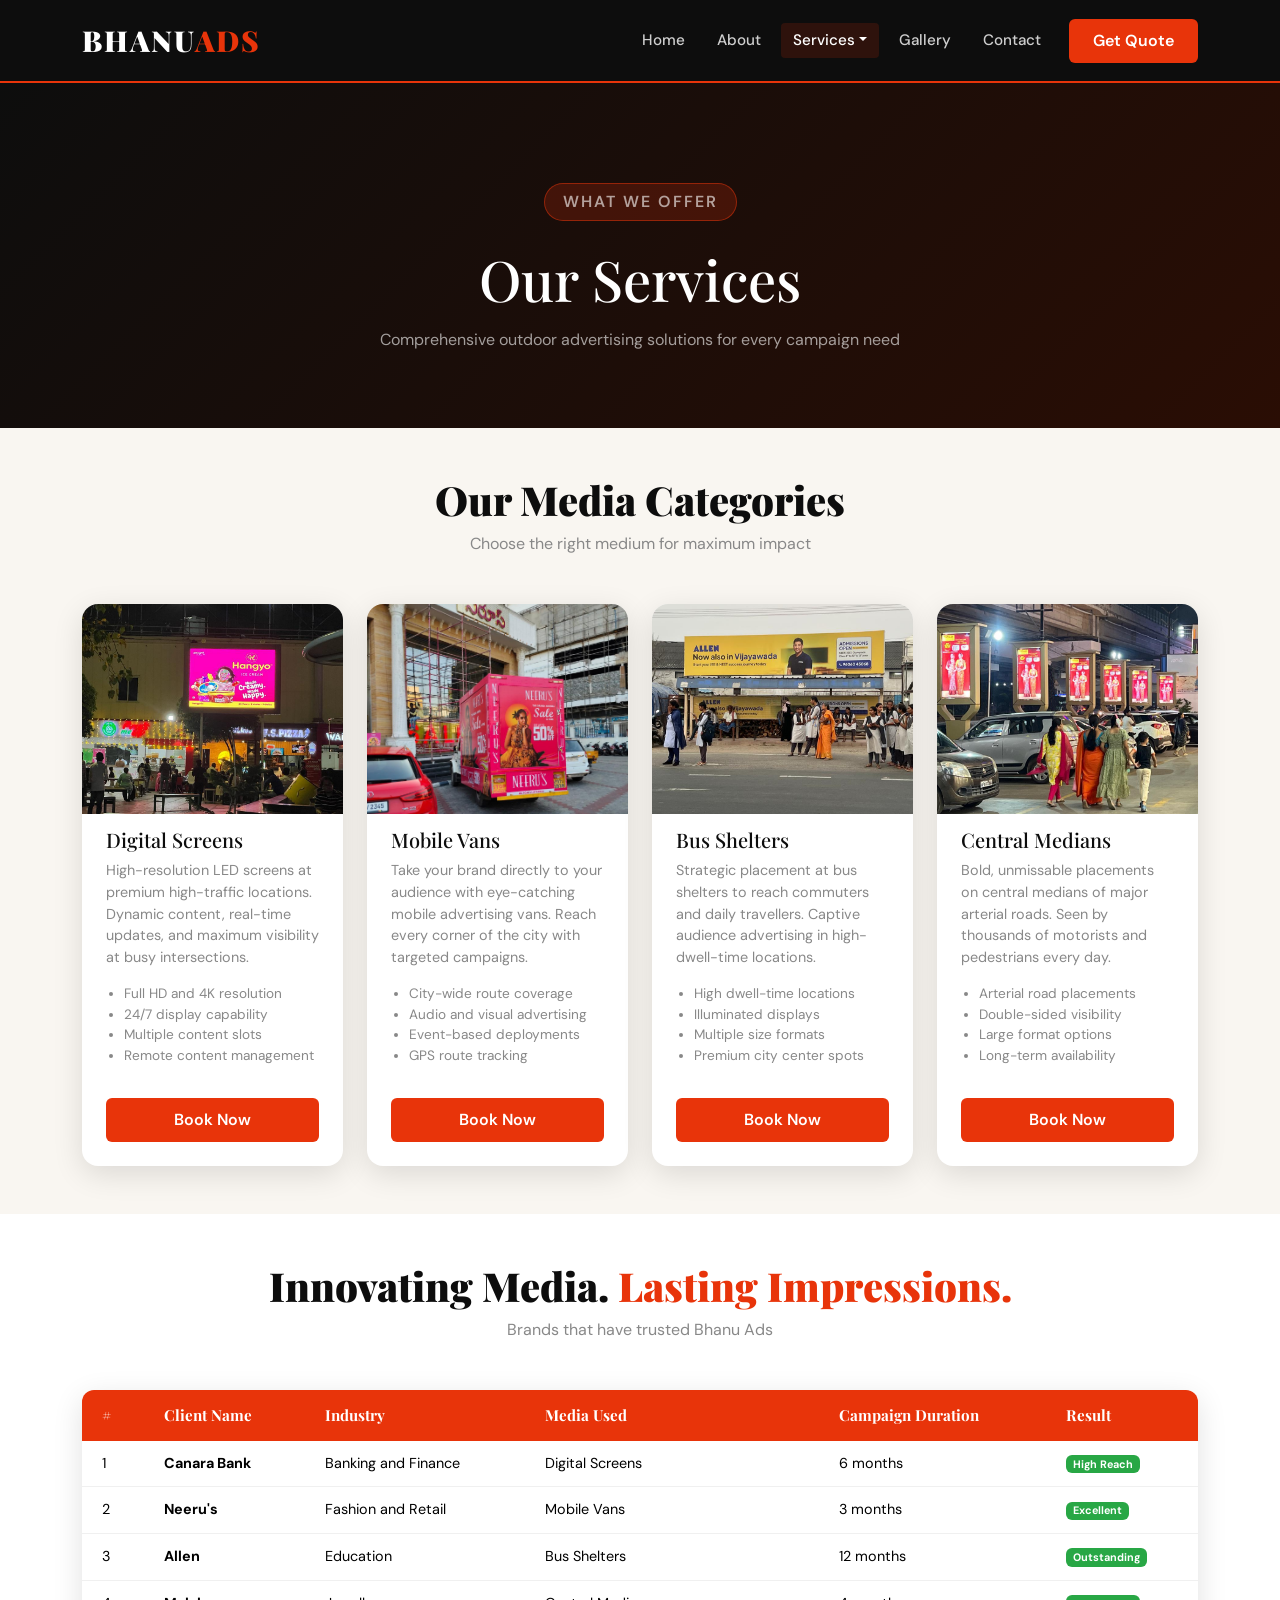
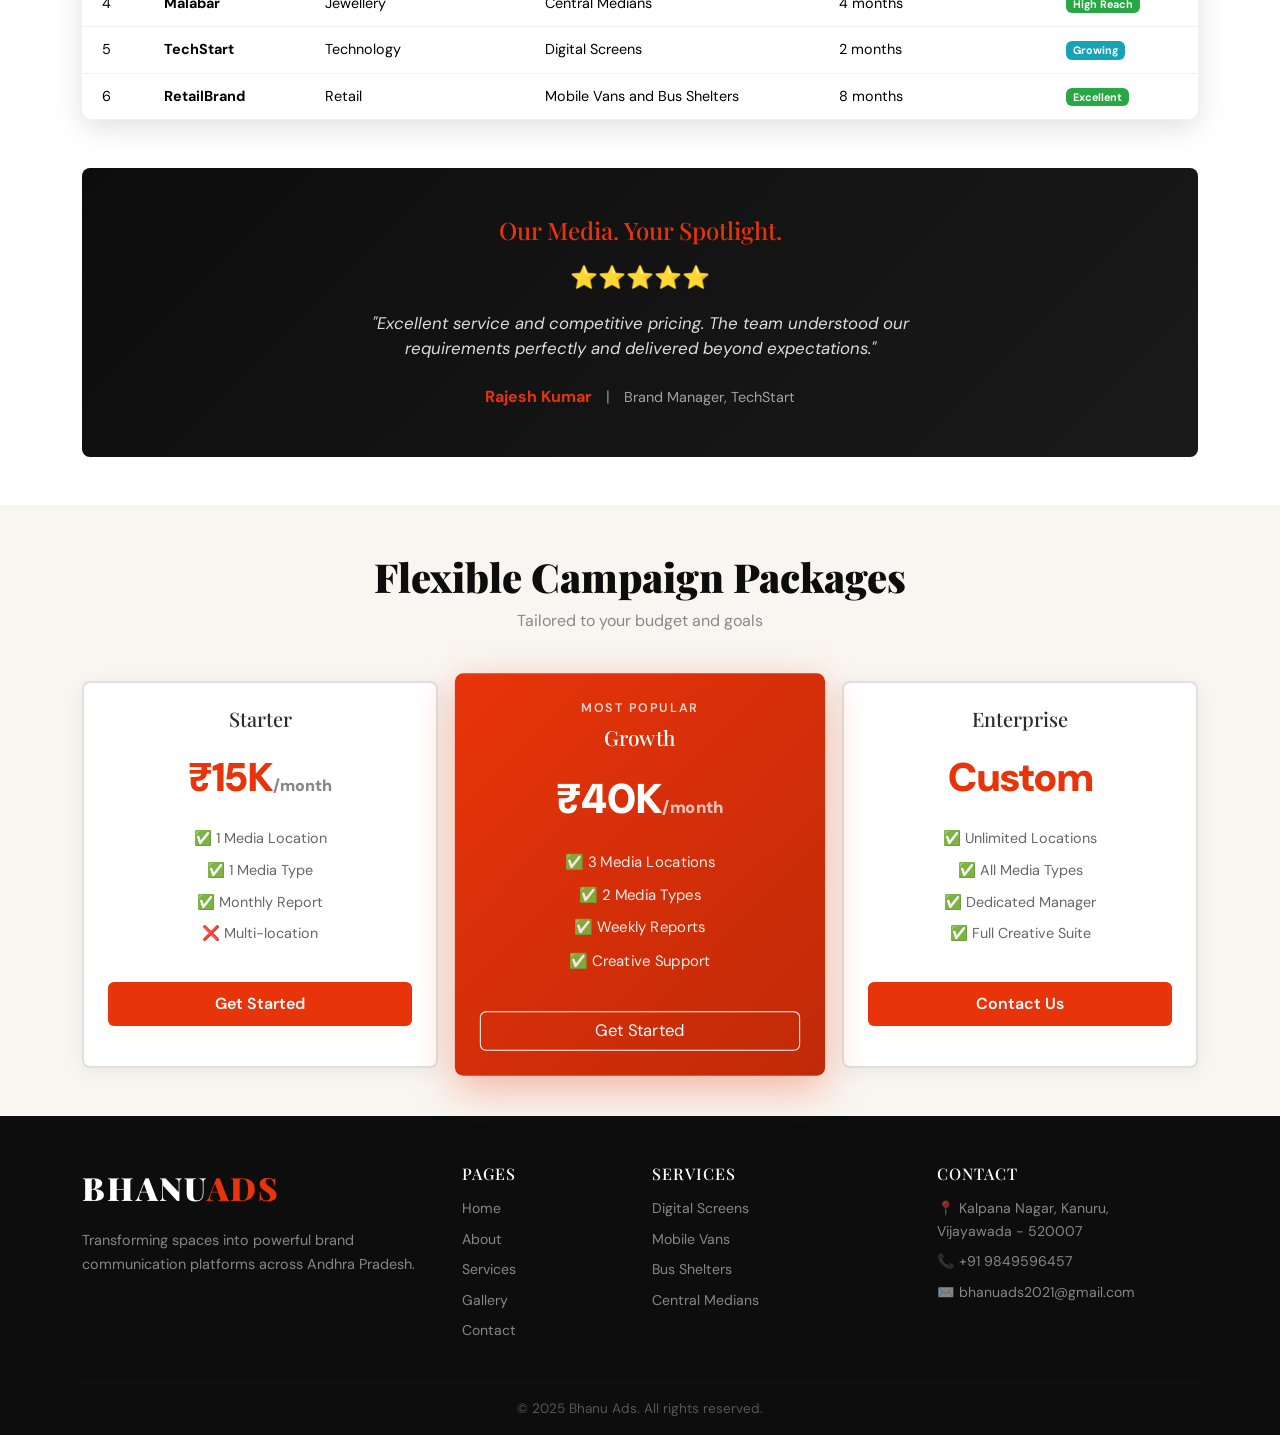
<file: services.html>
<!DOCTYPE html>
<html lang="en">
<head>
    <meta charset="UTF-8">
    <meta name="viewport" content="width=device-width, initial-scale=1.0">
    <title>Services - Bhanu Ads</title>
    <link href="https://cdn.jsdelivr.net/npm/bootstrap@5.3.2/dist/css/bootstrap.min.css" rel="stylesheet">
    <link href="https://fonts.googleapis.com/css2?family=Playfair+Display:wght@700;900&family=DM+Sans:wght@400;500;600&display=swap" rel="stylesheet">
    <link rel="stylesheet" href="style.css">
</head>
<body>

<!-- NAVBAR -->
<nav class="navbar navbar-expand-lg sticky-top" id="mainNav">
    <div class="container">
        <a class="navbar-brand" href="index.html">
            <span class="brand-text">BHANU<span class="brand-accent">ADS</span></span>
        </a>
        <button class="navbar-toggler" type="button" data-bs-toggle="collapse" data-bs-target="#navMenu">
            <span class="navbar-toggler-icon"></span>
        </button>
        <div class="collapse navbar-collapse" id="navMenu">
            <ul class="navbar-nav ms-auto align-items-lg-center gap-lg-2">
                <li class="nav-item"><a class="nav-link" href="index.html">Home</a></li>
                <li class="nav-item"><a class="nav-link" href="about.html">About</a></li>
                <li class="nav-item dropdown">
                    <a class="nav-link dropdown-toggle active" href="#" data-bs-toggle="dropdown">Services</a>
                    <ul class="dropdown-menu">
                        <li><a class="dropdown-item" href="#digital">Digital Screens</a></li>
                        <li><a class="dropdown-item" href="#mobile">Mobile Vans</a></li>
                        <li><a class="dropdown-item" href="#bus">Bus Shelters</a></li>
                        <li><a class="dropdown-item" href="#median">Central Medians</a></li>
                    </ul>
                </li>
                <li class="nav-item"><a class="nav-link" href="gallery.html">Gallery</a></li>
                <li class="nav-item"><a class="nav-link" href="contact.html">Contact</a></li>
                <li class="nav-item">
                    <button class="btn btn-quote ms-lg-2" data-bs-toggle="modal" data-bs-target="#quoteModal">Get Quote</button>
                </li>
            </ul>
        </div>
    </div>
</nav>

<!-- PAGE HERO -->
<section class="page-hero">
    <div class="container">
        <p class="hero-tag">What We Offer</p>
        <h1>Our Services</h1>
        <p class="mt-3">Comprehensive outdoor advertising solutions for every campaign need</p>
    </div>
</section>

<!-- MEDIA CATEGORIES -->
<section class="py-5" style="background:#f9f6f1;">
    <div class="container">
        <div class="text-center mb-5">
            <h2 class="section-title">Our Media Categories</h2>
            <p style="color:#888;">Choose the right medium for maximum impact</p>
        </div>
        <div class="row g-4">
            <div class="col-sm-6 col-lg-3" id="digital">
                <div class="media-card-full">
                    <div style="background:linear-gradient(135deg,#E8340A,#c02a08);height:200px;display:flex;align-items:center;justify-content:center;font-size:5rem;"><img src="img16.jpeg"></div>
                    <div class="card-body">
                        <h5>Digital Screens</h5>
                        <p>High-resolution LED screens at premium high-traffic locations. Dynamic content, real-time updates, and maximum visibility at busy intersections.</p>
                        <ul style="font-size:0.85rem;color:#888;padding-left:18px;margin-top:12px;">
                            <li>Full HD and 4K resolution</li>
                            <li>24/7 display capability</li>
                            <li>Multiple content slots</li>
                            <li>Remote content management</li>
                        </ul>
                        <button class="btn btn-quote mt-3 w-100" data-bs-toggle="modal" data-bs-target="#quoteModal">Book Now</button>
                    </div>
                </div>
            </div>
            <div class="col-sm-6 col-lg-3" id="mobile">
                <div class="media-card-full">
                    <div style="background:linear-gradient(135deg,#1a3a4a,#0d2233);height:200px;display:flex;align-items:center;justify-content:center;font-size:5rem;"><img src="img8.jpeg"></div>
                    <div class="card-body">
                        <h5>Mobile Vans</h5>
                        <p>Take your brand directly to your audience with eye-catching mobile advertising vans. Reach every corner of the city with targeted campaigns.</p>
                        <ul style="font-size:0.85rem;color:#888;padding-left:18px;margin-top:12px;">
                            <li>City-wide route coverage</li>
                            <li>Audio and visual advertising</li>
                            <li>Event-based deployments</li>
                            <li>GPS route tracking</li>
                        </ul>
                        <button class="btn btn-quote mt-3 w-100" data-bs-toggle="modal" data-bs-target="#quoteModal">Book Now</button>
                    </div>
                </div>
            </div>
            <div class="col-sm-6 col-lg-3" id="bus">
                <div class="media-card-full">
                    <div style="background:linear-gradient(135deg,#1a4a2a,#0d2a15);height:200px;display:flex;align-items:center;justify-content:center;font-size:5rem;"><img src="img5.jpeg"></div>
                    <div class="card-body">
                        <h5>Bus Shelters</h5>
                        <p>Strategic placement at bus shelters to reach commuters and daily travellers. Captive audience advertising in high-dwell-time locations.</p>
                        <ul style="font-size:0.85rem;color:#888;padding-left:18px;margin-top:12px;">
                            <li>High dwell-time locations</li>
                            <li>Illuminated displays</li>
                            <li>Multiple size formats</li>
                            <li>Premium city center spots</li>
                        </ul>
                        <button class="btn btn-quote mt-3 w-100" data-bs-toggle="modal" data-bs-target="#quoteModal">Book Now</button>
                    </div>
                </div>
            </div>
            <div class="col-sm-6 col-lg-3" id="median">
                <div class="media-card-full">
                    <div style="background:linear-gradient(135deg,#4a3a1a,#2a2010);height:200px;display:flex;align-items:center;justify-content:center;font-size:5rem;"><img src="img6.jpeg"></div>
                    <div class="card-body">
                        <h5>Central Medians</h5>
                        <p>Bold, unmissable placements on central medians of major arterial roads. Seen by thousands of motorists and pedestrians every day.</p>
                        <ul style="font-size:0.85rem;color:#888;padding-left:18px;margin-top:12px;">
                            <li>Arterial road placements</li>
                            <li>Double-sided visibility</li>
                            <li>Large format options</li>
                            <li>Long-term availability</li>
                        </ul>
                        <button class="btn btn-quote mt-3 w-100" data-bs-toggle="modal" data-bs-target="#quoteModal">Book Now</button>
                    </div>
                </div>
            </div>
        </div>
    </div>
</section>

<!-- CLIENTS TABLE -->
<section class="py-5" style="background:white;">
    <div class="container">
        <div class="text-center mb-5">
            <h2 class="section-title">Innovating Media. <span style="color:#E8340A;">Lasting Impressions.</span></h2>
            <p style="color:#888;">Brands that have trusted Bhanu Ads</p>
        </div>
        <div class="table-responsive clients-table mb-5">
            <table class="table table-hover mb-0">
                <thead>
                    <tr>
                        <th>#</th>
                        <th>Client Name</th>
                        <th>Industry</th>
                        <th>Media Used</th>
                        <th>Campaign Duration</th>
                        <th>Result</th>
                    </tr>
                </thead>
                <tbody>
                    <tr>
                        <td>1</td>
                        <td><strong>Canara Bank</strong></td>
                        <td>Banking and Finance</td>
                        <td>Digital Screens</td>
                        <td>6 months</td>
                        <td><span class="badge" style="background:#28a745;">High Reach</span></td>
                    </tr>
                    <tr>
                        <td>2</td>
                        <td><strong>Neeru's</strong></td>
                        <td>Fashion and Retail</td>
                        <td>Mobile Vans</td>
                        <td>3 months</td>
                        <td><span class="badge" style="background:#28a745;">Excellent</span></td>
                    </tr>
                    <tr>
                        <td>3</td>
                        <td><strong>Allen</strong></td>
                        <td>Education</td>
                        <td>Bus Shelters</td>
                        <td>12 months</td>
                        <td><span class="badge" style="background:#28a745;">Outstanding</span></td>
                    </tr>
                    <tr>
                        <td>4</td>
                        <td><strong>Malabar</strong></td>
                        <td>Jewellery</td>
                        <td>Central Medians</td>
                        <td>4 months</td>
                        <td><span class="badge" style="background:#28a745;">High Reach</span></td>
                    </tr>
                    <tr>
                        <td>5</td>
                        <td><strong>TechStart</strong></td>
                        <td>Technology</td>
                        <td>Digital Screens</td>
                        <td>2 months</td>
                        <td><span class="badge" style="background:#17a2b8;">Growing</span></td>
                    </tr>
                    <tr>
                        <td>6</td>
                        <td><strong>RetailBrand</strong></td>
                        <td>Retail</td>
                        <td>Mobile Vans and Bus Shelters</td>
                        <td>8 months</td>
                        <td><span class="badge" style="background:#28a745;">Excellent</span></td>
                    </tr>
                </tbody>
            </table>
        </div>

        <!-- TESTIMONIAL -->
        <div class="text-center py-5 px-4 rounded-3" style="background:linear-gradient(135deg,#0d0d0d,#1a1a1a);color:white;">
            <h4 style="font-family:'Playfair Display',serif;color:#E8340A;margin-bottom:4px;">Our Media. Your Spotlight.</h4>
            <div style="font-size:1.4rem;margin:16px 0;">⭐⭐⭐⭐⭐</div>
            <p style="font-size:1.05rem;font-style:italic;opacity:0.85;max-width:600px;margin:0 auto;">"Excellent service and competitive pricing. The team understood our requirements perfectly and delivered beyond expectations."</p>
            <div class="mt-4">
                <strong style="color:#E8340A;">Rajesh Kumar</strong>
                <span style="opacity:0.5;margin:0 10px;">|</span>
                <span style="opacity:0.6;font-size:0.9rem;">Brand Manager, TechStart</span>
            </div>
        </div>
    </div>
</section>

<!-- PRICING PACKAGES -->
<section class="py-5" style="background:#f9f6f1;">
    <div class="container">
        <div class="text-center mb-5">
            <h2 class="section-title">Flexible Campaign Packages</h2>
            <p style="color:#888;">Tailored to your budget and goals</p>
        </div>
        <div class="row g-4 justify-content-center">
            <div class="col-md-4">
                <div class="p-4 rounded-3 h-100 text-center" style="background:white;border:2px solid #e0e0e0;box-shadow:0 4px 20px rgba(0,0,0,0.06);">
                    <h5 style="font-family:'Playfair Display',serif;">Starter</h5>
                    <div style="font-size:2.5rem;font-weight:900;color:#E8340A;margin:16px 0;">₹15K<span style="font-size:1rem;color:#888;">/month</span></div>
                    <ul style="list-style:none;padding:0;font-size:0.9rem;color:#666;line-height:2.2;">
                        <li>✅ 1 Media Location</li>
                        <li>✅ 1 Media Type</li>
                        <li>✅ Monthly Report</li>
                        <li>❌ Multi-location</li>
                    </ul>
                    <button class="btn btn-quote mt-3 w-100" data-bs-toggle="modal" data-bs-target="#quoteModal">Get Started</button>
                </div>
            </div>
            <div class="col-md-4">
                <div class="p-4 rounded-3 h-100 text-center" style="background:linear-gradient(135deg,#E8340A,#c02a08);color:white;transform:scale(1.04);box-shadow:0 12px 40px rgba(232,52,10,0.35);">
                    <div style="font-size:0.75rem;font-weight:600;letter-spacing:2px;text-transform:uppercase;opacity:0.8;margin-bottom:8px;">Most Popular</div>
                    <h5 style="font-family:'Playfair Display',serif;color:white;">Growth</h5>
                    <div style="font-size:2.5rem;font-weight:900;margin:16px 0;">₹40K<span style="font-size:1rem;opacity:0.7;">/month</span></div>
                    <ul style="list-style:none;padding:0;font-size:0.9rem;opacity:0.9;line-height:2.2;">
                        <li>✅ 3 Media Locations</li>
                        <li>✅ 2 Media Types</li>
                        <li>✅ Weekly Reports</li>
                        <li>✅ Creative Support</li>
                    </ul>
                    <button class="btn btn-outline-light mt-3 w-100" data-bs-toggle="modal" data-bs-target="#quoteModal">Get Started</button>
                </div>
            </div>
            <div class="col-md-4">
                <div class="p-4 rounded-3 h-100 text-center" style="background:white;border:2px solid #e0e0e0;box-shadow:0 4px 20px rgba(0,0,0,0.06);">
                    <h5 style="font-family:'Playfair Display',serif;">Enterprise</h5>
                    <div style="font-size:2.5rem;font-weight:900;color:#E8340A;margin:16px 0;">Custom</div>
                    <ul style="list-style:none;padding:0;font-size:0.9rem;color:#666;line-height:2.2;">
                        <li>✅ Unlimited Locations</li>
                        <li>✅ All Media Types</li>
                        <li>✅ Dedicated Manager</li>
                        <li>✅ Full Creative Suite</li>
                    </ul>
                    <button class="btn btn-quote mt-3 w-100" data-bs-toggle="modal" data-bs-target="#quoteModal">Contact Us</button>
                </div>
            </div>
        </div>
    </div>
</section>

<!-- FOOTER -->
<footer class="site-footer pt-5 pb-3">
    <div class="container">
        <div class="row g-4">
            <div class="col-md-4">
                <div class="footer-brand">BHANU<span class="brand-accent">ADS</span></div>
                <p class="mt-3 footer-desc">Transforming spaces into powerful brand communication platforms across Andhra Pradesh.</p>
            </div>
            <div class="col-md-2">
                <h6 class="footer-heading">Pages</h6>
                <ul class="footer-links">
                    <li><a href="index.html">Home</a></li>
                    <li><a href="about.html">About</a></li>
                    <li><a href="services.html">Services</a></li>
                    <li><a href="gallery.html">Gallery</a></li>
                    <li><a href="contact.html">Contact</a></li>
                </ul>
            </div>
            <div class="col-md-3">
                <h6 class="footer-heading">Services</h6>
                <ul class="footer-links">
                    <li><a href="#digital">Digital Screens</a></li>
                    <li><a href="#mobile">Mobile Vans</a></li>
                    <li><a href="#bus">Bus Shelters</a></li>
                    <li><a href="#median">Central Medians</a></li>
                </ul>
            </div>
            <div class="col-md-3">
                <h6 class="footer-heading">Contact</h6>
                <ul class="footer-links">
                    <li>📍 Kalpana Nagar, Kanuru,<br>Vijayawada - 520007</li>
                    <li>📞 <a href="tel:+919849596457">+91 9849596457</a></li>
                    <li>✉️ <a href="mailto:bhanuads2021@gmail.com">bhanuads2021@gmail.com</a></li>
                </ul>
            </div>
        </div>
        <hr class="footer-hr mt-4">
        <p class="text-center footer-copy mb-0">© 2025 Bhanu Ads. All rights reserved.</p>
    </div>
</footer>

<!-- QUOTE MODAL -->
<div class="modal fade" id="quoteModal" tabindex="-1">
    <div class="modal-dialog modal-lg modal-dialog-centered">
        <div class="modal-content quote-modal">
            <div class="modal-header border-0">
                <h5 class="modal-title">Get a Free Quote</h5>
                <button type="button" class="btn-close btn-close-white" data-bs-dismiss="modal"></button>
            </div>
            <div class="modal-body">
                <div class="row g-3">
                    <div class="col-md-6">
                        <label class="form-label">Full Name *</label>
                        <input type="text" class="form-control custom-input" id="quoteName" placeholder="Your full name">
                        <div class="invalid-feedback">Please enter your name.</div>
                    </div>
                    <div class="col-md-6">
                        <label class="form-label">Phone Number *</label>
                        <input type="tel" class="form-control custom-input" id="quotePhone" placeholder="+91 XXXXX XXXXX">
                        <div class="invalid-feedback">Please enter a valid phone number.</div>
                    </div>
                    <div class="col-md-6">
                        <label class="form-label">Email Address *</label>
                        <input type="email" class="form-control custom-input" id="quoteEmail" placeholder="you@example.com">
                        <div class="invalid-feedback">Please enter a valid email.</div>
                    </div>
                    <div class="col-md-6">
                        <label class="form-label">Media Type</label>
                        <select class="form-select custom-input" id="quoteMedia">
                            <option value="">Select a media type</option>
                            <option>Digital Screens</option>
                            <option>Mobile Vans</option>
                            <option>Bus Shelters</option>
                            <option>Central Medians</option>
                        </select>
                    </div>
                    <div class="col-12">
                        <label class="form-label">Campaign Details</label>
                        <textarea class="form-control custom-input" id="quoteDetails" rows="3" placeholder="Tell us about your campaign..."></textarea>
                    </div>
                </div>
            </div>
            <div class="modal-footer border-0">
                <button type="button" class="btn btn-secondary" data-bs-dismiss="modal">Cancel</button>
                <button type="button" class="btn btn-quote" id="submitQuote">Submit Request</button>
            </div>
        </div>
    </div>
</div>

<!-- SUCCESS TOAST -->
<div class="position-fixed bottom-0 end-0 p-3" style="z-index:9999;">
    <div id="successToast" class="toast align-items-center text-white bg-success border-0" role="alert">
        <div class="d-flex">
            <div class="toast-body">✅ Quote request submitted! We'll contact you soon.</div>
            <button type="button" class="btn-close btn-close-white me-2 m-auto" data-bs-dismiss="toast"></button>
        </div>
    </div>
</div>

<script src="https://cdn.jsdelivr.net/npm/bootstrap@5.3.2/dist/js/bootstrap.bundle.min.js"></script>
<script src="main.js"></script>
</body>
</html>
</file>
<file: style.css>
/* Google Fonts are linked in HTML */

body {
    font-family: 'DM Sans', sans-serif;
    color: #2c2c2c;
    background-color: #f9f6f1;
    overflow-x: hidden;
}

h1, h2, h3, h4, h5, h6 {
    font-family: 'Playfair Display', serif;
}

a {
    text-decoration: none;
}

/* ---- NAVBAR ---- */

#mainNav {
    background-color: #0d0d0d;
    padding: 14px 0;
    border-bottom: 2px solid #E8340A;
}

.brand-text {
    font-family: 'Playfair Display', serif;
    font-size: 1.8rem;
    font-weight: 900;
    color: white;
    letter-spacing: 2px;
}

.brand-accent {
    color: #E8340A;
}

#mainNav .nav-link {
    color: rgba(255,255,255,0.8) !important;
    font-weight: 500;
    font-size: 0.95rem;
    padding: 6px 12px !important;
    border-radius: 4px;
}

#mainNav .nav-link:hover {
    color: white !important;
    background-color: rgba(232,52,10,0.15);
}

#mainNav .nav-link.active {
    color: white !important;
    background-color: rgba(232,52,10,0.15);
}

.dropdown-menu {
    background-color: #1a1a1a;
    border: 1px solid rgba(232,52,10,0.3);
    border-radius: 8px;
}

.dropdown-item {
    color: rgba(255,255,255,0.8);
    padding: 10px 20px;
    font-size: 0.9rem;
}

.dropdown-item:hover {
    background-color: #E8340A;
    color: white;
}

/* ---- BUTTON ---- */

.btn-quote {
    background-color: #E8340A;
    color: white;
    font-weight: 600;
    border-radius: 6px;
    padding: 10px 24px;
    border: none;
    transition: 0.3s;
}

.btn-quote:hover {
    background-color: #c02a08;
    color: white;
    transform: translateY(-2px);
    box-shadow: 0 6px 20px rgba(232,52,10,0.35);
}

/* ---- HERO SECTION ---- */

.hero-section {
    position: relative;
    min-height: 92vh;
    background: linear-gradient(135deg, #0d0d0d 0%, #1a1a1a 50%, #2a0d04 100%);
    display: flex;
    align-items: center;
    justify-content: center;
    overflow: hidden;
}

.hero-overlay {
    position: absolute;
    top: 0;
    left: 0;
    right: 0;
    bottom: 0;
    background: radial-gradient(ellipse at 60% 40%, rgba(232,52,10,0.18) 0%, transparent 60%);
}

.hero-content {
    position: relative;
    z-index: 2;
    padding: 40px 20px;
}

.hero-tag {
    display: inline-block;
    background: rgba(232,52,10,0.2);
    border: 1px solid rgba(232,52,10,0.5);
    color: #F5A623;
    font-size: 0.85rem;
    font-weight: 600;
    letter-spacing: 2px;
    text-transform: uppercase;
    padding: 6px 18px;
    border-radius: 100px;
    margin-bottom: 24px;
}

.hero-title {
    font-size: 5rem;
    font-weight: 900;
    line-height: 1.05;
    color: white;
}

.hero-sub {
    font-size: 1.15rem;
    color: rgba(255,255,255,0.65);
    max-width: 560px;
    margin: 0 auto;
    line-height: 1.7;
}

.hero-scroll-hint {
    position: absolute;
    bottom: 30px;
    left: 50%;
    transform: translateX(-50%);
    color: rgba(255,255,255,0.4);
    font-size: 0.8rem;
    letter-spacing: 1px;
    animation: bounce 2s infinite;
    z-index: 2;
}

@keyframes bounce {
    0%, 100% { transform: translateX(-50%) translateY(0); }
    50% { transform: translateX(-50%) translateY(-8px); }
}

/* ---- STATS ---- */

.stats-section {
    background-color: #0d0d0d;
}

.stat-card {
    padding: 24px 10px;
    border-radius: 12px;
}

.stat-num {
    font-family: 'Playfair Display', serif;
    font-size: 3rem;
    font-weight: 900;
    color: #E8340A;
    line-height: 1;
}

.stat-num::after {
    content: '+';
    font-size: 2rem;
}

.stat-label {
    color: rgba(255,255,255,0.6);
    font-size: 0.85rem;
    margin-top: 6px;
    font-weight: 500;
    letter-spacing: 1px;
    text-transform: uppercase;
}

/* ---- SECTION TITLE ---- */

.section-title {
    font-size: 2.5rem;
    font-weight: 900;
    color: #0d0d0d;
    line-height: 1.2;
}

/* ---- SERVICE CARDS ---- */

.service-card {
    background: white;
    border-radius: 16px;
    padding: 32px 24px;
    height: 100%;
    border: 2px solid transparent;
    box-shadow: 0 8px 30px rgba(0,0,0,0.12);
    transition: 0.3s;
    cursor: pointer;
}

.service-card:hover {
    border-color: #E8340A;
    transform: translateY(-6px);
    box-shadow: 0 20px 60px rgba(0,0,0,0.18);
}

.service-icon {
    font-size: 2.5rem;
    margin-bottom: 16px;
    display: block;
}

.service-card h5 {
    font-family: 'Playfair Display', serif;
    font-size: 1.2rem;
    margin-bottom: 10px;
}

.service-card p {
    color: #888;
    font-size: 0.9rem;
    line-height: 1.6;
}

.service-link {
    color: #E8340A;
    font-weight: 600;
    font-size: 0.9rem;
    display: inline-block;
    margin-top: 12px;
}

.service-link:hover {
    color: #c02a08;
}

/* ---- WHY CARDS ---- */

.why-card {
    background: #f9f6f1;
    border-radius: 12px;
    padding: 20px;
    height: 100%;
    border-left: 3px solid #E8340A;
    transition: 0.3s;
}

.why-card:hover {
    background-color: #E8340A;
    color: white;
}

.why-card:hover p {
    color: rgba(255,255,255,0.85);
}

.why-icon {
    font-size: 1.8rem;
    display: block;
    margin-bottom: 10px;
}

.why-card h6 {
    font-family: 'Playfair Display', serif;
    font-size: 1rem;
    margin-bottom: 6px;
}

.why-card p {
    font-size: 0.85rem;
    color: #888;
    margin: 0;
}

/* ---- TESTIMONIALS ---- */

.testimonial-card {
    background: white;
    border-radius: 16px;
    padding: 32px;
    box-shadow: 0 8px 30px rgba(0,0,0,0.12);
    border-top: 3px solid #E8340A;
    transition: 0.3s;
    height: 100%;
}

.testimonial-card:hover {
    transform: translateY(-4px);
    box-shadow: 0 20px 60px rgba(0,0,0,0.18);
}

.stars {
    font-size: 1.1rem;
    margin-bottom: 16px;
}

.testimonial-card p {
    font-size: 0.95rem;
    line-height: 1.7;
    color: #2c2c2c;
    font-style: italic;
    margin-bottom: 20px;
}

.testimonial-author strong {
    display: block;
    font-weight: 600;
}

.testimonial-author span {
    font-size: 0.85rem;
    color: #888;
}

/* ---- CTA SECTION ---- */

.cta-section {
    background: linear-gradient(135deg, #0d0d0d 0%, #2a0d04 100%);
    position: relative;
    overflow: hidden;
}

/* ---- FOOTER ---- */

.site-footer {
    background-color: #0d0d0d;
    color: rgba(255,255,255,0.7);
}

.footer-brand {
    font-family: 'Playfair Display', serif;
    font-size: 2rem;
    font-weight: 900;
    color: white;
    letter-spacing: 2px;
}

.footer-desc {
    font-size: 0.9rem;
    color: rgba(255,255,255,0.5);
    line-height: 1.7;
}

.footer-heading {
    color: white;
    font-family: 'Playfair Display', serif;
    font-size: 1rem;
    margin-bottom: 14px;
    letter-spacing: 1px;
    text-transform: uppercase;
}

.footer-links {
    list-style: none;
    padding: 0;
}

.footer-links li {
    margin-bottom: 8px;
    font-size: 0.88rem;
    color: rgba(255,255,255,0.5);
    line-height: 1.6;
}

.footer-links a {
    color: rgba(255,255,255,0.5);
}

.footer-links a:hover {
    color: #E8340A;
}

.footer-hr {
    border-color: rgba(255,255,255,0.1);
}

.footer-copy {
    color: rgba(255,255,255,0.3);
    font-size: 0.85rem;
}

/* ---- MODAL ---- */

.quote-modal {
    background-color: #1a1a1a;
    color: white;
    border-radius: 16px;
    border: 1px solid rgba(232,52,10,0.3);
}

.quote-modal .modal-title {
    font-family: 'Playfair Display', serif;
    font-size: 1.5rem;
}

.custom-input {
    background-color: #2e2e2e !important;
    border: 1px solid rgba(255,255,255,0.1) !important;
    color: white !important;
    border-radius: 8px !important;
}

.custom-input:focus {
    border-color: #E8340A !important;
    box-shadow: 0 0 0 3px rgba(232,52,10,0.2) !important;
}

.custom-input::placeholder {
    color: rgba(255,255,255,0.3) !important;
}

.form-label {
    color: rgba(255,255,255,0.8);
    font-size: 0.9rem;
    font-weight: 500;
    margin-bottom: 6px;
}

/* ---- PAGE HERO (About / Services / Gallery / Contact) ---- */

.page-hero {
    background: linear-gradient(135deg, #0d0d0d 0%, #2a0d04 100%);
    padding: 100px 0 60px;
    text-align: center;
    color: white;
    position: relative;
    overflow: hidden;
}

.page-hero h1 {
    font-size: 3.5rem;
    color: white;
}

.page-hero p {
    color: rgba(255,255,255,0.6);
    font-size: 1rem;
}

/* ---- ABOUT PAGE ---- */

.about-feature {
    background: white;
    border-radius: 14px;
    padding: 28px;
    box-shadow: 0 8px 30px rgba(0,0,0,0.12);
    border-top: 3px solid #E8340A;
    height: 100%;
    transition: 0.3s;
}

.about-feature:hover {
    transform: translateY(-4px);
}

.about-feature h5 {
    font-family: 'Playfair Display', serif;
}

/* ---- SERVICES PAGE ---- */

.media-card-full {
    background: white;
    border-radius: 16px;
    overflow: hidden;
    box-shadow: 0 8px 30px rgba(0,0,0,0.12);
    transition: 0.3s;
    height: 100%;
}

.media-card-full:hover {
    transform: translateY(-6px);
    box-shadow: 0 20px 60px rgba(0,0,0,0.18);
}

.media-card-full img {
    width: 100%;
    height: 220px;
    object-fit: cover;
}

.media-card-full .card-body {
    padding: 24px;
}

.media-card-full h5 {
    font-family: 'Playfair Display', serif;
    color: #0d0d0d;
}

.media-card-full p {
    color: #888;
    font-size: 0.9rem;
}

.clients-table {
    background: white;
    border-radius: 12px;
    overflow: hidden;
    box-shadow: 0 8px 30px rgba(0,0,0,0.12);
}

.clients-table thead th {
    background-color: #E8340A;
    color: white;
    font-family: 'Playfair Display', serif;
    font-size: 0.95rem;
    border: none;
    padding: 14px 20px;
}

.clients-table tbody td {
    padding: 12px 20px;
    border-color: #f0f0f0;
    font-size: 0.9rem;
}

.clients-table tbody tr:hover {
    background-color: #fff8f7;
}

/* ---- GALLERY PAGE ---- */

.gallery-box {
    width: calc(33.33% - 11px);
    min-width: 240px;
    border-radius: 14px;
    overflow: hidden;
    position: relative;
    cursor: pointer;
    transition: all 0.3s ease;
    background: #111;
}

.gallery-box img {
    width: 100%;
    height: 220px;
    object-fit: cover;
    display: block;
    transition: transform 0.5s ease;
}

.gallery-box:hover img {
    transform: scale(1.08);
    opacity: 0.75;
}

.gallery-box .overlay {
    position: absolute;
    top: 0;
    left: 0;
    right: 0;
    bottom: 0;
    background: linear-gradient(to top, rgba(13,13,13,0.9) 0%, transparent 55%);
    display: flex;
    align-items: flex-end;
    padding: 18px;
    opacity: 0;
    transition: 0.3s;
}

.gallery-box:hover .overlay {
    opacity: 1;
}

.overlay-label {
    color: white;
    font-weight: 700;
    font-size: 0.85rem;
    letter-spacing: 1.5px;
    text-transform: uppercase;
}

.overlay-label span {
    color: #E8340A;
    display: block;
    font-size: 0.7rem;
    font-weight: 400;
    letter-spacing: 1px;
    margin-top: 2px;
}

.filter-btn {
    background: transparent;
    border: 2px solid #e0e0e0;
    color: #555;
    border-radius: 100px;
    padding: 8px 22px;
    font-size: 0.88rem;
    font-weight: 600;
    cursor: pointer;
    transition: all 0.3s ease;
    font-family: 'DM Sans', sans-serif;
}

.filter-btn:hover, .filter-btn.active {
    background-color: #E8340A;
    border-color: #E8340A;
    color: white;
}

/* ---- CONTACT PAGE ---- */

.contact-card {
    background: white;
    border-radius: 16px;
    padding: 32px;
    box-shadow: 0 8px 30px rgba(0,0,0,0.12);
    height: 100%;
    text-align: center;
    transition: 0.3s;
    border-bottom: 3px solid transparent;
}

.contact-card:hover {
    border-bottom-color: #E8340A;
    transform: translateY(-4px);
}

.contact-icon {
    font-size: 2.5rem;
    margin-bottom: 16px;
    display: block;
}

.contact-card h6 {
    font-family: 'Playfair Display', serif;
    font-size: 1.1rem;
    margin-bottom: 8px;
}

.contact-card p {
    color: #888;
    font-size: 0.9rem;
    line-height: 1.6;
    margin: 0;
}

.contact-card a {
    color: #888;
}

.contact-card a:hover {
    color: #E8340A;
}

.contact-form-card {
    background: white;
    border-radius: 16px;
    padding: 40px;
    box-shadow: 0 8px 30px rgba(0,0,0,0.12);
}

.contact-form-card .form-control,
.contact-form-card .form-select {
    border: 1.5px solid #e0e0e0;
    border-radius: 8px;
    padding: 12px 16px;
    font-size: 0.9rem;
    transition: 0.3s;
}

.contact-form-card .form-control:focus,
.contact-form-card .form-select:focus {
    border-color: #E8340A;
    box-shadow: 0 0 0 3px rgba(232,52,10,0.1);
}

/* ---- LIGHTBOX ---- */

#lightbox {
    display: none;
    position: fixed;
    top: 0; left: 0; right: 0; bottom: 0;
    background: rgba(0,0,0,0.95);
    z-index: 9998;
    align-items: center;
    justify-content: center;
    flex-direction: column;
}

#lightbox.open {
    display: flex;
}

#lightbox img {
    max-width: 90vw;
    max-height: 80vh;
    border-radius: 12px;
    object-fit: contain;
}

#lightbox .lb-caption {
    color: white;
    font-family: 'Playfair Display', serif;
    font-size: 1.1rem;
    margin-top: 16px;
}

#lightbox .lb-close {
    position: absolute;
    top: 20px;
    right: 28px;
    color: white;
    font-size: 2rem;
    cursor: pointer;
    background: none;
    border: none;
    opacity: 0.7;
    transition: 0.2s;
}

#lightbox .lb-close:hover {
    opacity: 1;
}

/* ---- RESPONSIVE ---- */

@media (max-width: 768px) {
    .hero-title {
        font-size: 2.8rem;
    }
    .stat-num {
        font-size: 2.2rem;
    }
    .gallery-box {
        width: calc(50% - 8px);
    }
    .contact-form-card {
        padding: 24px;
    }
}

@media (max-width: 480px) {
    .gallery-box {
        width: 100%;
    }
}
</file>
